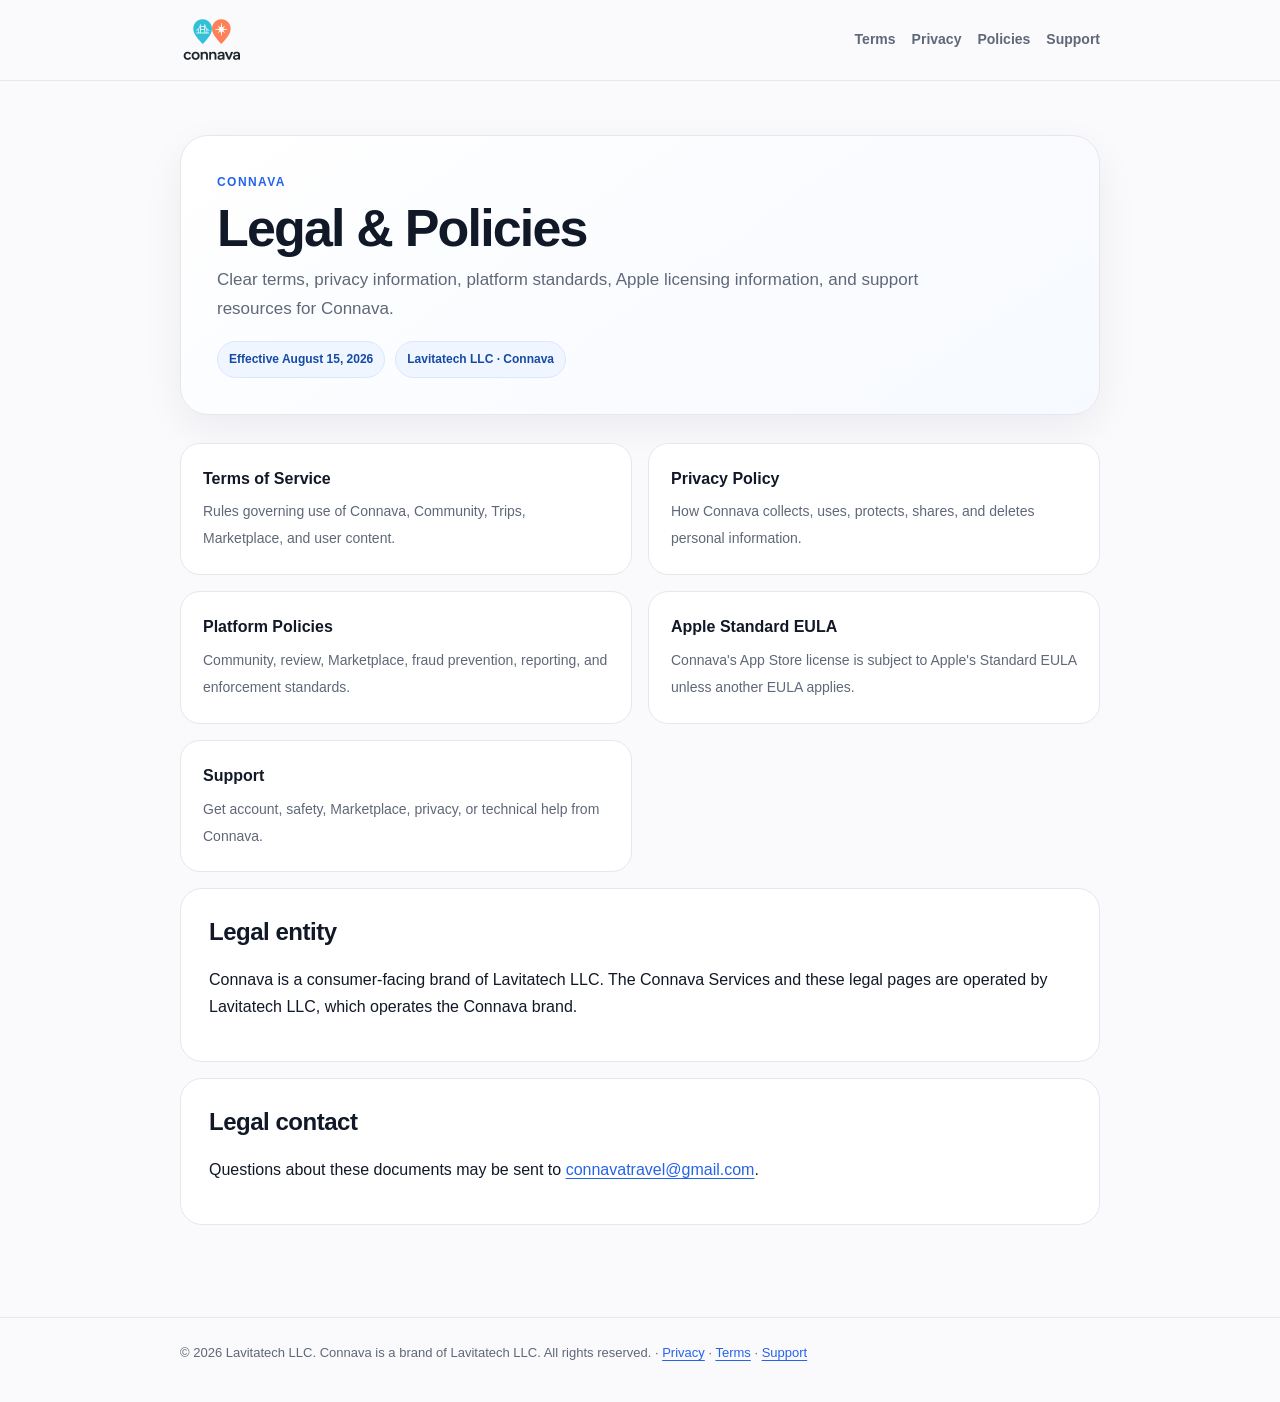
<file: index.html>
<!doctype html>
<html lang="en">
<head>
  <meta charset="utf-8">
  <meta name="viewport" content="width=device-width,initial-scale=1">
  <meta name="color-scheme" content="light">
  <meta name="theme-color" content="#faf9fc">
  <meta name="description" content="Clear terms, privacy information, platform standards, Apple licensing information, and support resources for Connava.">
  <title>Legal &amp; Policies | Connava</title>
  <link rel="stylesheet" href="styles.css?v=20260815-2">
</head>
<body>

    <header class="site-header">
      <nav class="nav" aria-label="Primary">
        <a class="brand" href="index.html" aria-label="Connava Legal & Policies home">
          <img class="brand-logo" src="ConnavaLogoOfficial.png" alt="Connava" width="64" height="64" decoding="async">
        </a>
        <div class="nav-links">
          <a href="terms.html">Terms</a>
          <a href="privacy.html">Privacy</a>
          <a href="platform-policies.html">Policies</a>
          <a href="support.html">Support</a>
        </div>
      </nav>
    </header>

<main>
  <div class="hero">
    <p class="eyebrow">Connava</p>
    <h1>Legal &amp; Policies</h1>
    <p class="lead">Clear terms, privacy information, platform standards, Apple licensing information, and support resources for Connava.</p>
    <div class="meta">
      <span class="pill">Effective August 15, 2026</span>
      <span class="pill">Lavitatech LLC · Connava</span>
    </div>
  </div>

<div class="grid">
  <a class="link-card" href="terms.html">
    <strong>Terms of Service</strong>
    <span>Rules governing use of Connava, Community, Trips, Marketplace, and user content.</span>
  </a>
  <a class="link-card" href="privacy.html">
    <strong>Privacy Policy</strong>
    <span>How Connava collects, uses, protects, shares, and deletes personal information.</span>
  </a>
  <a class="link-card" href="platform-policies.html">
    <strong>Platform Policies</strong>
    <span>Community, review, Marketplace, fraud prevention, reporting, and enforcement standards.</span>
  </a>
  <a class="link-card" href="eula.html">
    <strong>Apple Standard EULA</strong>
    <span>Connava's App Store license is subject to Apple's Standard EULA unless another EULA applies.</span>
  </a>
  <a class="link-card" href="support.html">
    <strong>Support</strong>
    <span>Get account, safety, Marketplace, privacy, or technical help from Connava.</span>
  </a>
</div>
<section>
  <h2>Legal entity</h2>
  <p>Connava is a consumer-facing brand of Lavitatech LLC. The Connava Services and these legal pages are operated by Lavitatech LLC, which operates the Connava brand.</p>
</section>
<section>
  <h2>Legal contact</h2>
  <p>Questions about these documents may be sent to <a href="mailto:connavatravel@gmail.com">connavatravel@gmail.com</a>.</p>
</section>

</main>
<footer>
  <div class="footer-inner">
    © 2026 Lavitatech LLC. Connava is a brand of Lavitatech LLC. All rights reserved. ·
    <a href="privacy.html">Privacy</a> ·
    <a href="terms.html">Terms</a> ·
    <a href="support.html">Support</a>
  </div>
</footer>
</body>
</html>
</file>
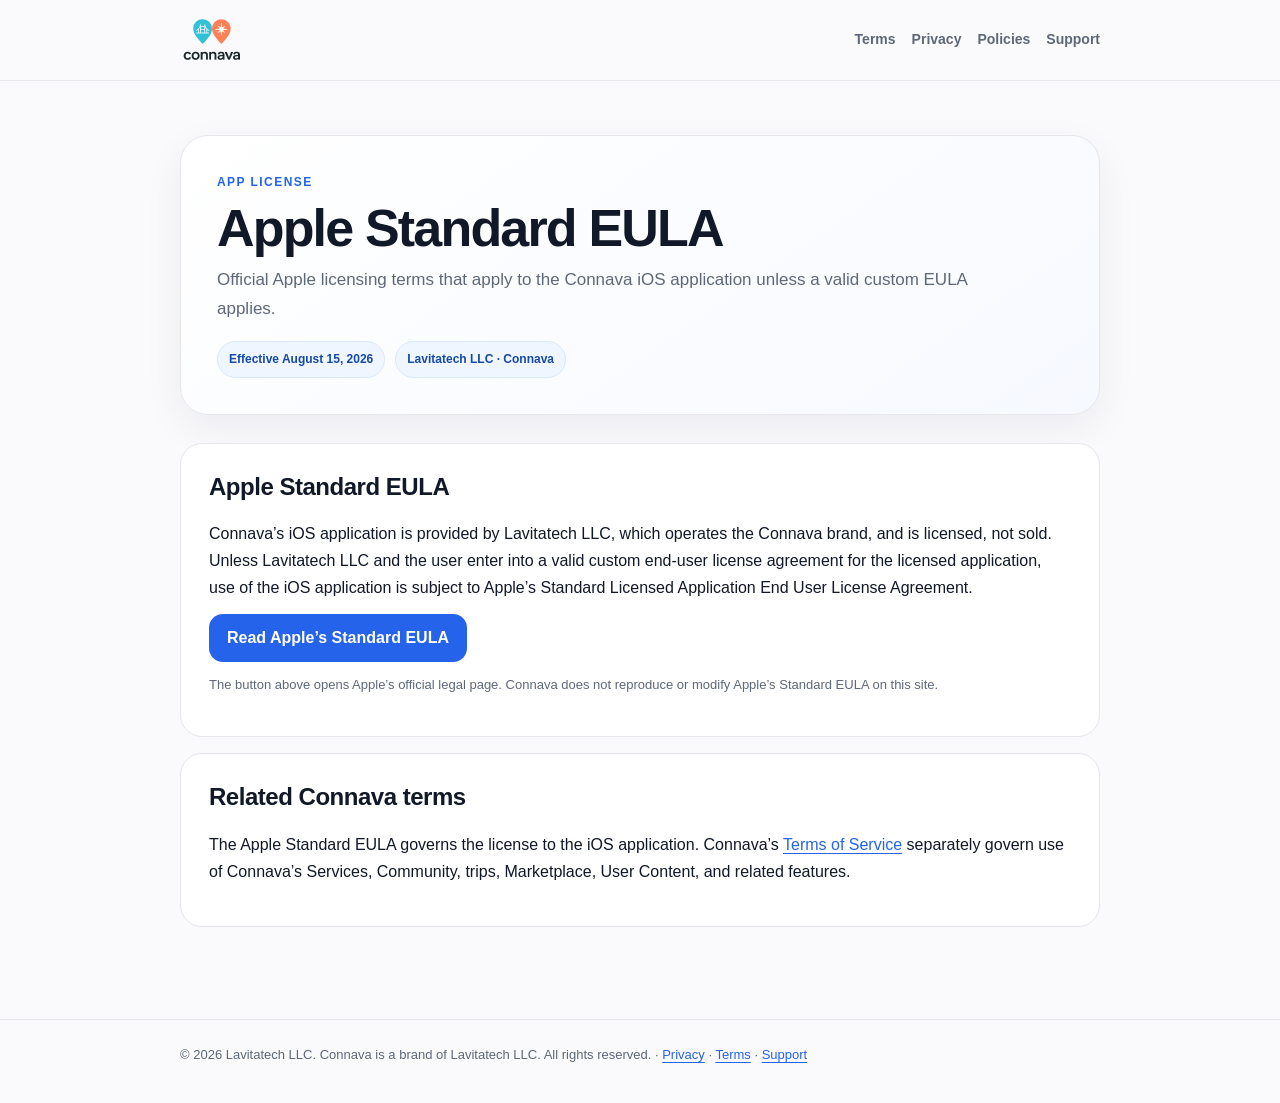
<file: eula.html>
<!doctype html>
<html lang="en">
<head>
  <meta charset="utf-8">
  <meta name="viewport" content="width=device-width,initial-scale=1">
  <meta name="color-scheme" content="light">
  <meta name="theme-color" content="#faf9fc">
  <meta name="description" content="Official Apple licensing terms that apply to the Connava iOS application unless a valid custom EULA applies.">
  <title>Apple Standard EULA | Connava</title>
  <link rel="stylesheet" href="styles.css?v=20260815-2">
</head>
<body>

    <header class="site-header">
      <nav class="nav" aria-label="Primary">
        <a class="brand" href="index.html" aria-label="Connava Legal & Policies home">
          <img class="brand-logo" src="ConnavaLogoOfficial.png" alt="Connava" width="64" height="64" decoding="async">
        </a>
        <div class="nav-links">
          <a href="terms.html">Terms</a>
          <a href="privacy.html">Privacy</a>
          <a href="platform-policies.html">Policies</a>
          <a href="support.html">Support</a>
        </div>
      </nav>
    </header>

<main>
  <div class="hero">
    <p class="eyebrow">App License</p>
    <h1>Apple Standard EULA</h1>
    <p class="lead">Official Apple licensing terms that apply to the Connava iOS application unless a valid custom EULA applies.</p>
    <div class="meta">
      <span class="pill">Effective August 15, 2026</span>
      <span class="pill">Lavitatech LLC · Connava</span>
    </div>
  </div>

<section>
<h2>Apple Standard EULA</h2>
<p>Connava’s iOS application is provided by Lavitatech LLC, which operates the Connava brand, and is licensed, not sold. Unless Lavitatech LLC and the user enter into a valid custom end-user license agreement for the licensed application, use of the iOS application is subject to Apple’s Standard Licensed Application End User License Agreement.</p>
<p><a class="contact-button" href="https://www.apple.com/legal/internet-services/itunes/dev/stdeula/">Read Apple’s Standard EULA</a></p>
<p class="small">The button above opens Apple’s official legal page. Connava does not reproduce or modify Apple’s Standard EULA on this site.</p>
</section>
<section>
<h2>Related Connava terms</h2>
<p>The Apple Standard EULA governs the license to the iOS application. Connava’s <a href="terms.html">Terms of Service</a> separately govern use of Connava’s Services, Community, trips, Marketplace, User Content, and related features.</p>
</section>

</main>
<footer>
  <div class="footer-inner">
    © 2026 Lavitatech LLC. Connava is a brand of Lavitatech LLC. All rights reserved. ·
    <a href="privacy.html">Privacy</a> ·
    <a href="terms.html">Terms</a> ·
    <a href="support.html">Support</a>
  </div>
</footer>
</body>
</html>
</file>
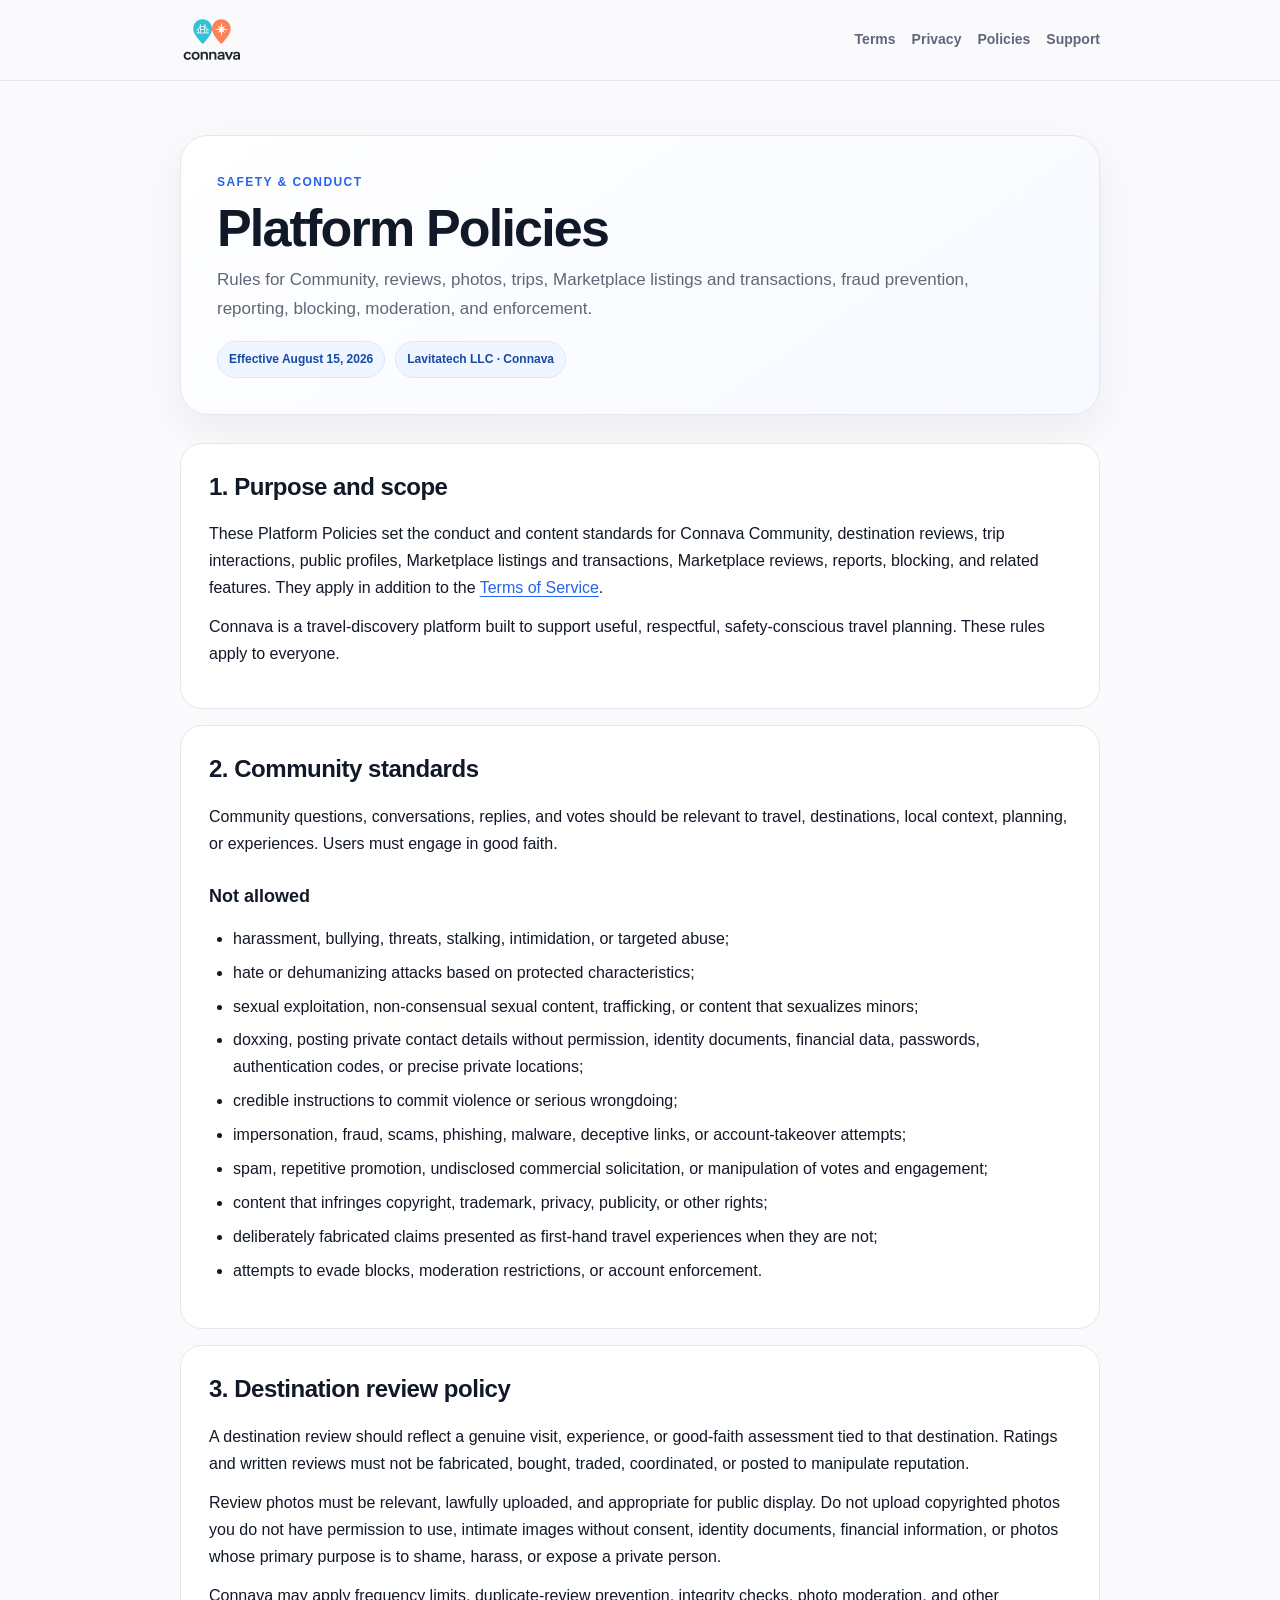
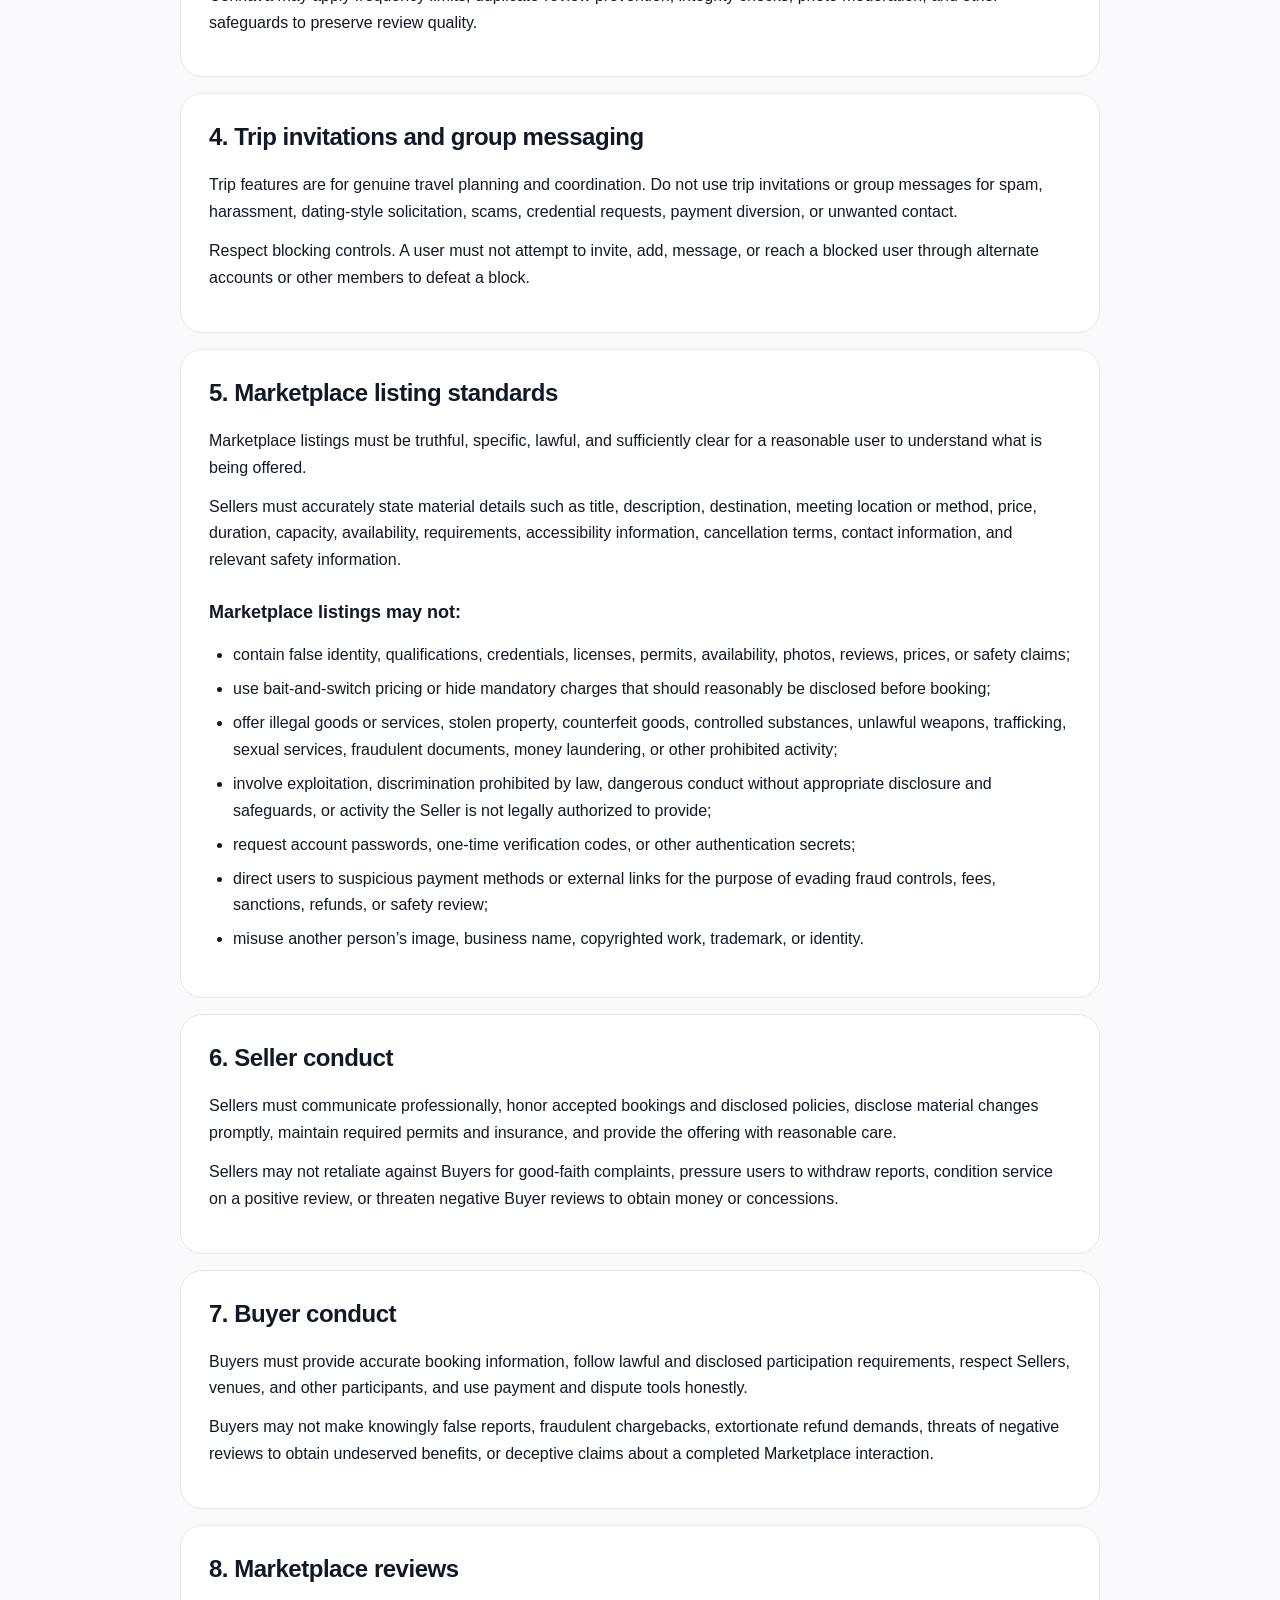
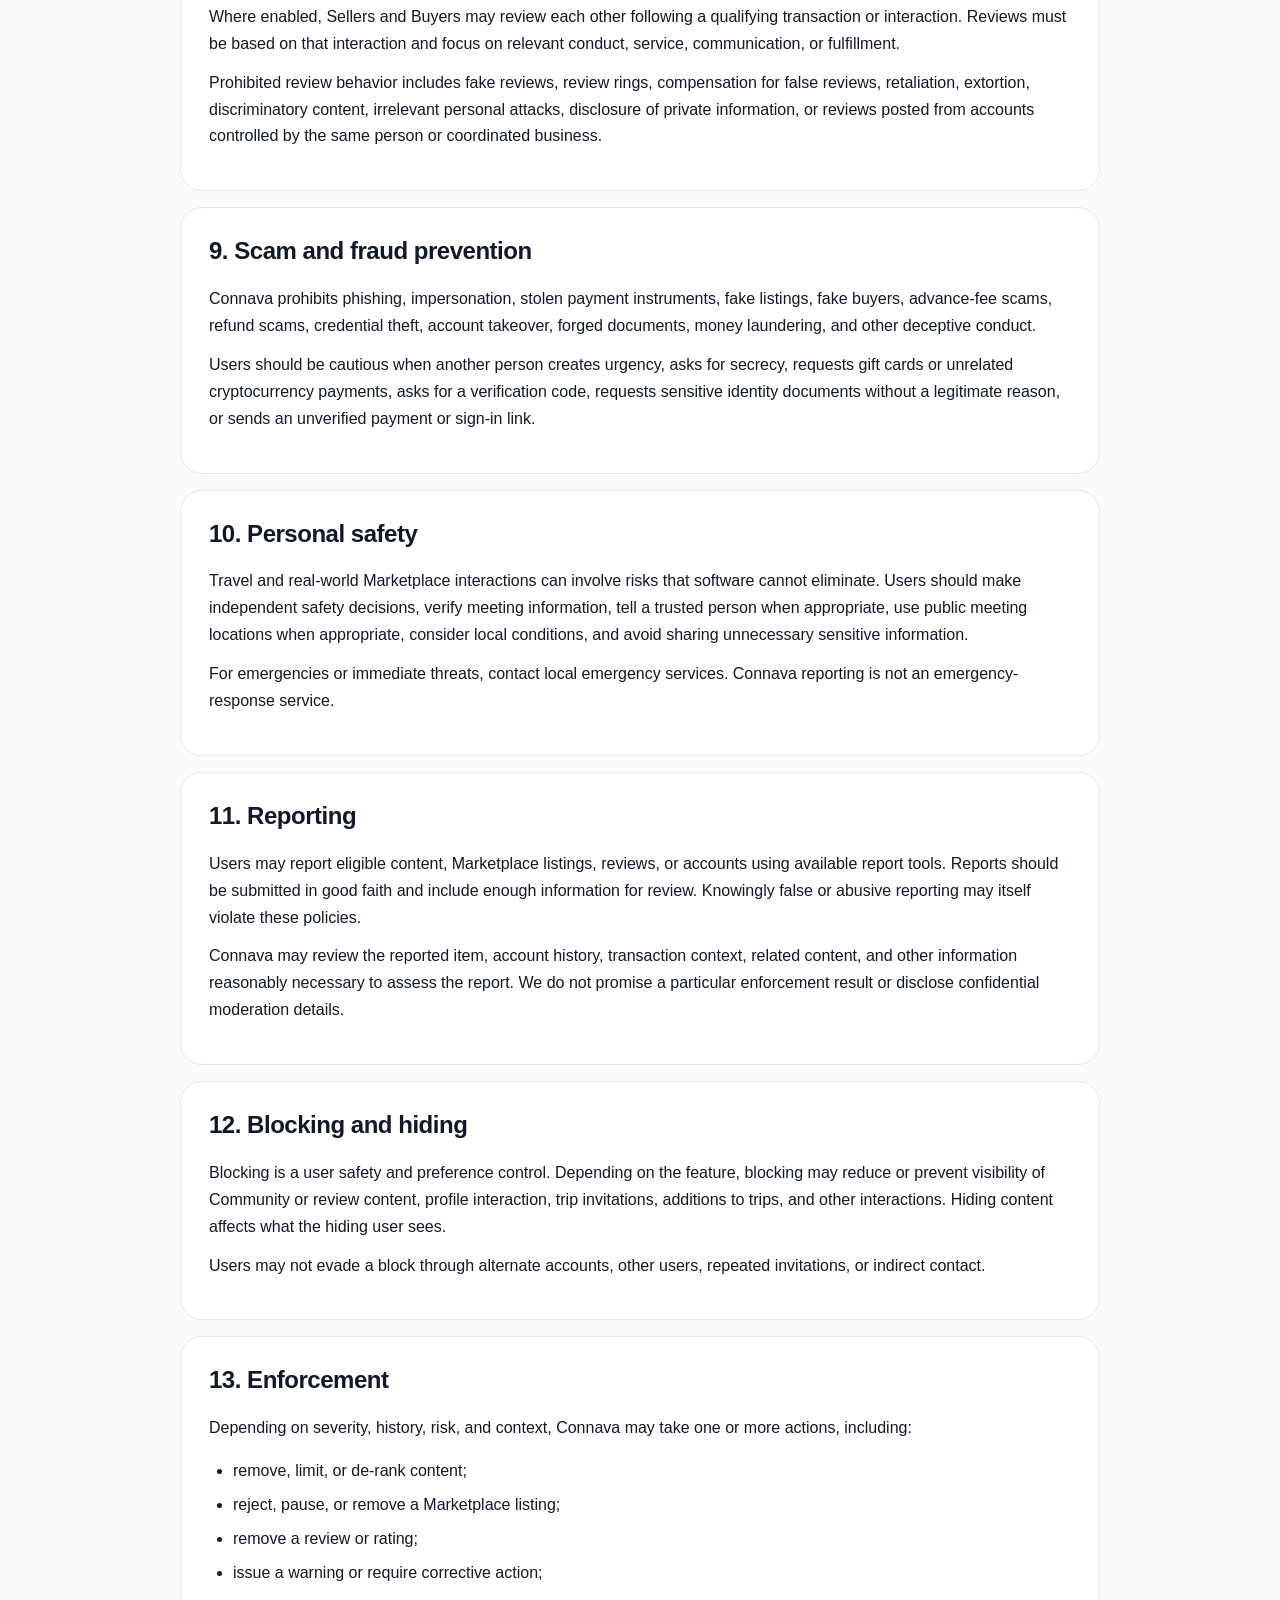
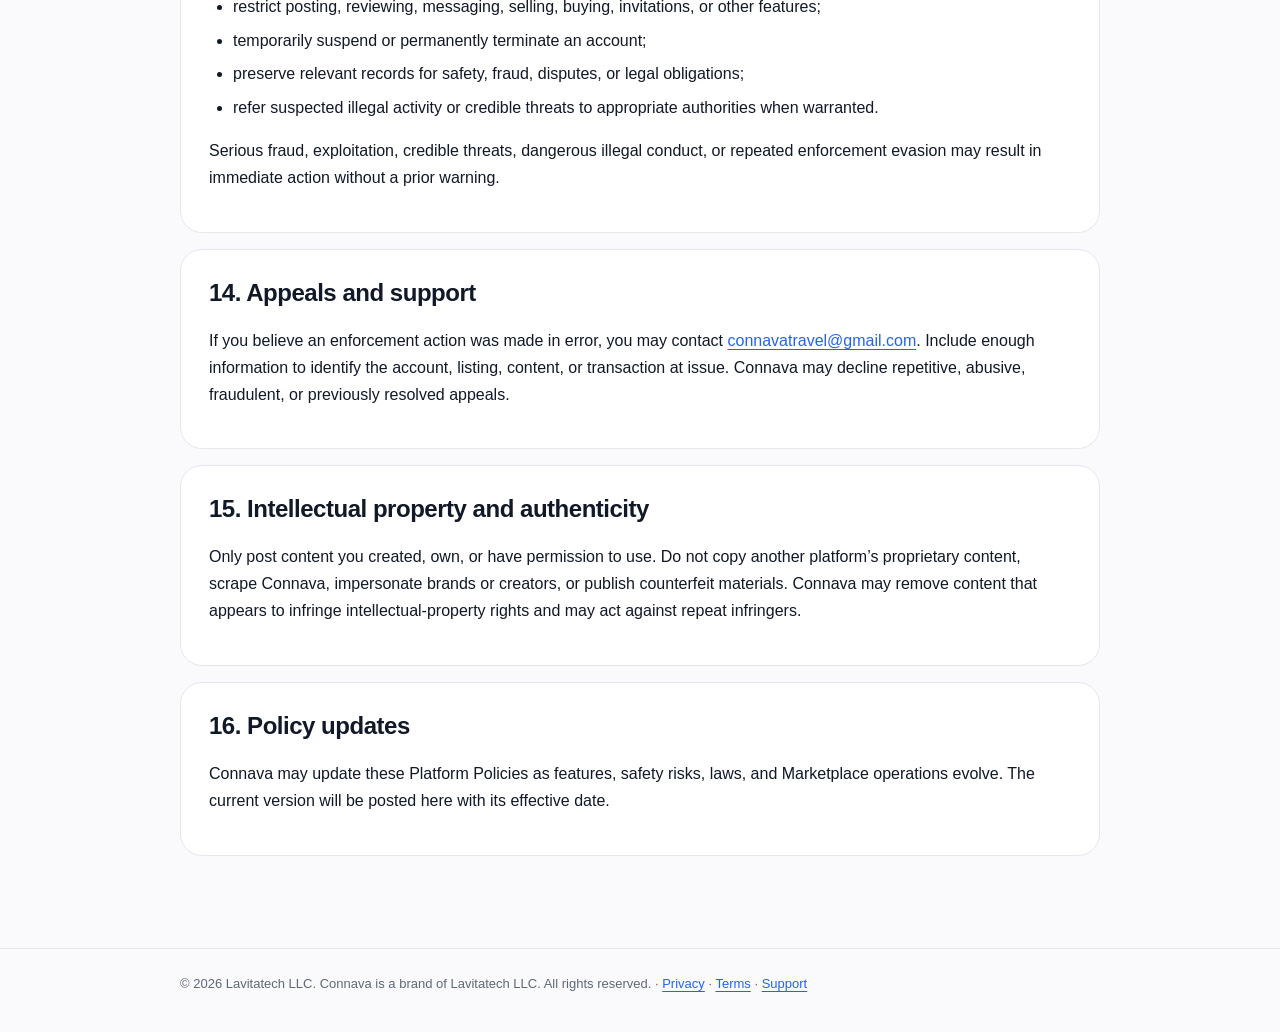
<file: platform-policies.html>
<!doctype html>
<html lang="en">
<head>
  <meta charset="utf-8">
  <meta name="viewport" content="width=device-width,initial-scale=1">
  <meta name="color-scheme" content="light">
  <meta name="theme-color" content="#faf9fc">
  <meta name="description" content="Rules for Community, reviews, photos, trips, Marketplace listings and transactions, fraud prevention, reporting, blocking, moderation, and enforcement.">
  <title>Platform Policies | Connava</title>
  <link rel="stylesheet" href="styles.css?v=20260815-2">
  
</head>
<body>

    <header class="site-header">
      <nav class="nav" aria-label="Primary">
        <a class="brand" href="index.html" aria-label="Connava Legal & Policies home">
          <img class="brand-logo" src="ConnavaLogoOfficial.png" alt="Connava" width="64" height="64" decoding="async">
        </a>
        <div class="nav-links">
          <a href="terms.html">Terms</a>
          <a href="privacy.html">Privacy</a>
          <a href="platform-policies.html">Policies</a>
          <a href="support.html">Support</a>
        </div>
      </nav>
    </header>
    
<main>
  <div class="hero">
    <p class="eyebrow">Safety &amp; Conduct</p>
    <h1>Platform Policies</h1>
    <p class="lead">Rules for Community, reviews, photos, trips, Marketplace listings and transactions, fraud prevention, reporting, blocking, moderation, and enforcement.</p>
    <div class="meta">
      <span class="pill">Effective August 15, 2026</span>
      <span class="pill">Lavitatech LLC · Connava</span>
    </div>
  </div>
  
<section id="purpose">
<h2>1. Purpose and scope</h2>
<p>These Platform Policies set the conduct and content standards for Connava Community, destination reviews, trip interactions, public profiles, Marketplace listings and transactions, Marketplace reviews, reports, blocking, and related features. They apply in addition to the <a href="terms.html">Terms of Service</a>.</p>
<p>Connava is a travel-discovery platform built to support useful, respectful, safety-conscious travel planning. These rules apply to everyone.</p>
</section>

<section id="community">
<h2>2. Community standards</h2>
<p>Community questions, conversations, replies, and votes should be relevant to travel, destinations, local context, planning, or experiences. Users must engage in good faith.</p>
<h3>Not allowed</h3>
<ul>
<li>harassment, bullying, threats, stalking, intimidation, or targeted abuse;</li>
<li>hate or dehumanizing attacks based on protected characteristics;</li>
<li>sexual exploitation, non-consensual sexual content, trafficking, or content that sexualizes minors;</li>
<li>doxxing, posting private contact details without permission, identity documents, financial data, passwords, authentication codes, or precise private locations;</li>
<li>credible instructions to commit violence or serious wrongdoing;</li>
<li>impersonation, fraud, scams, phishing, malware, deceptive links, or account-takeover attempts;</li>
<li>spam, repetitive promotion, undisclosed commercial solicitation, or manipulation of votes and engagement;</li>
<li>content that infringes copyright, trademark, privacy, publicity, or other rights;</li>
<li>deliberately fabricated claims presented as first-hand travel experiences when they are not;</li>
<li>attempts to evade blocks, moderation restrictions, or account enforcement.</li>
</ul>
</section>

<section id="reviews">
<h2>3. Destination review policy</h2>
<p>A destination review should reflect a genuine visit, experience, or good-faith assessment tied to that destination. Ratings and written reviews must not be fabricated, bought, traded, coordinated, or posted to manipulate reputation.</p>
<p>Review photos must be relevant, lawfully uploaded, and appropriate for public display. Do not upload copyrighted photos you do not have permission to use, intimate images without consent, identity documents, financial information, or photos whose primary purpose is to shame, harass, or expose a private person.</p>
<p>Connava may apply frequency limits, duplicate-review prevention, integrity checks, photo moderation, and other safeguards to preserve review quality.</p>
</section>

<section id="trips">
<h2>4. Trip invitations and group messaging</h2>
<p>Trip features are for genuine travel planning and coordination. Do not use trip invitations or group messages for spam, harassment, dating-style solicitation, scams, credential requests, payment diversion, or unwanted contact.</p>
<p>Respect blocking controls. A user must not attempt to invite, add, message, or reach a blocked user through alternate accounts or other members to defeat a block.</p>
</section>

<section id="marketplace-listings">
<h2>5. Marketplace listing standards</h2>
<p>Marketplace listings must be truthful, specific, lawful, and sufficiently clear for a reasonable user to understand what is being offered.</p>
<p>Sellers must accurately state material details such as title, description, destination, meeting location or method, price, duration, capacity, availability, requirements, accessibility information, cancellation terms, contact information, and relevant safety information.</p>
<h3>Marketplace listings may not:</h3>
<ul>
<li>contain false identity, qualifications, credentials, licenses, permits, availability, photos, reviews, prices, or safety claims;</li>
<li>use bait-and-switch pricing or hide mandatory charges that should reasonably be disclosed before booking;</li>
<li>offer illegal goods or services, stolen property, counterfeit goods, controlled substances, unlawful weapons, trafficking, sexual services, fraudulent documents, money laundering, or other prohibited activity;</li>
<li>involve exploitation, discrimination prohibited by law, dangerous conduct without appropriate disclosure and safeguards, or activity the Seller is not legally authorized to provide;</li>
<li>request account passwords, one-time verification codes, or other authentication secrets;</li>
<li>direct users to suspicious payment methods or external links for the purpose of evading fraud controls, fees, sanctions, refunds, or safety review;</li>
<li>misuse another person’s image, business name, copyrighted work, trademark, or identity.</li>
</ul>
</section>

<section id="seller">
<h2>6. Seller conduct</h2>
<p>Sellers must communicate professionally, honor accepted bookings and disclosed policies, disclose material changes promptly, maintain required permits and insurance, and provide the offering with reasonable care.</p>
<p>Sellers may not retaliate against Buyers for good-faith complaints, pressure users to withdraw reports, condition service on a positive review, or threaten negative Buyer reviews to obtain money or concessions.</p>
</section>

<section id="buyer">
<h2>7. Buyer conduct</h2>
<p>Buyers must provide accurate booking information, follow lawful and disclosed participation requirements, respect Sellers, venues, and other participants, and use payment and dispute tools honestly.</p>
<p>Buyers may not make knowingly false reports, fraudulent chargebacks, extortionate refund demands, threats of negative reviews to obtain undeserved benefits, or deceptive claims about a completed Marketplace interaction.</p>
</section>

<section id="reviews-marketplace">
<h2>8. Marketplace reviews</h2>
<p>Where enabled, Sellers and Buyers may review each other following a qualifying transaction or interaction. Reviews must be based on that interaction and focus on relevant conduct, service, communication, or fulfillment.</p>
<p>Prohibited review behavior includes fake reviews, review rings, compensation for false reviews, retaliation, extortion, discriminatory content, irrelevant personal attacks, disclosure of private information, or reviews posted from accounts controlled by the same person or coordinated business.</p>
</section>

<section id="fraud">
<h2>9. Scam and fraud prevention</h2>
<p>Connava prohibits phishing, impersonation, stolen payment instruments, fake listings, fake buyers, advance-fee scams, refund scams, credential theft, account takeover, forged documents, money laundering, and other deceptive conduct.</p>
<p>Users should be cautious when another person creates urgency, asks for secrecy, requests gift cards or unrelated cryptocurrency payments, asks for a verification code, requests sensitive identity documents without a legitimate reason, or sends an unverified payment or sign-in link.</p>
</section>

<section id="safety">
<h2>10. Personal safety</h2>
<p>Travel and real-world Marketplace interactions can involve risks that software cannot eliminate. Users should make independent safety decisions, verify meeting information, tell a trusted person when appropriate, use public meeting locations when appropriate, consider local conditions, and avoid sharing unnecessary sensitive information.</p>
<p>For emergencies or immediate threats, contact local emergency services. Connava reporting is not an emergency-response service.</p>
</section>

<section id="reporting">
<h2>11. Reporting</h2>
<p>Users may report eligible content, Marketplace listings, reviews, or accounts using available report tools. Reports should be submitted in good faith and include enough information for review. Knowingly false or abusive reporting may itself violate these policies.</p>
<p>Connava may review the reported item, account history, transaction context, related content, and other information reasonably necessary to assess the report. We do not promise a particular enforcement result or disclose confidential moderation details.</p>
</section>

<section id="blocking">
<h2>12. Blocking and hiding</h2>
<p>Blocking is a user safety and preference control. Depending on the feature, blocking may reduce or prevent visibility of Community or review content, profile interaction, trip invitations, additions to trips, and other interactions. Hiding content affects what the hiding user sees.</p>
<p>Users may not evade a block through alternate accounts, other users, repeated invitations, or indirect contact.</p>
</section>

<section id="enforcement">
<h2>13. Enforcement</h2>
<p>Depending on severity, history, risk, and context, Connava may take one or more actions, including:</p>
<ul>
<li>remove, limit, or de-rank content;</li>
<li>reject, pause, or remove a Marketplace listing;</li>
<li>remove a review or rating;</li>
<li>issue a warning or require corrective action;</li>
<li>restrict posting, reviewing, messaging, selling, buying, invitations, or other features;</li>
<li>temporarily suspend or permanently terminate an account;</li>
<li>preserve relevant records for safety, fraud, disputes, or legal obligations;</li>
<li>refer suspected illegal activity or credible threats to appropriate authorities when warranted.</li>
</ul>
<p>Serious fraud, exploitation, credible threats, dangerous illegal conduct, or repeated enforcement evasion may result in immediate action without a prior warning.</p>
</section>

<section id="appeals">
<h2>14. Appeals and support</h2>
<p>If you believe an enforcement action was made in error, you may contact <a href="mailto:connavatravel@gmail.com">connavatravel@gmail.com</a>. Include enough information to identify the account, listing, content, or transaction at issue. Connava may decline repetitive, abusive, fraudulent, or previously resolved appeals.</p>
</section>

<section id="ip">
<h2>15. Intellectual property and authenticity</h2>
<p>Only post content you created, own, or have permission to use. Do not copy another platform’s proprietary content, scrape Connava, impersonate brands or creators, or publish counterfeit materials. Connava may remove content that appears to infringe intellectual-property rights and may act against repeat infringers.</p>
</section>

<section id="changes">
<h2>16. Policy updates</h2>
<p>Connava may update these Platform Policies as features, safety risks, laws, and Marketplace operations evolve. The current version will be posted here with its effective date.</p>
</section>

</main>
<footer>
  <div class="footer-inner">
    © 2026 Lavitatech LLC. Connava is a brand of Lavitatech LLC. All rights reserved. ·
    <a href="privacy.html">Privacy</a> ·
    <a href="terms.html">Terms</a> ·
    <a href="support.html">Support</a>
  </div>
</footer>
</body>
</html>
</file>
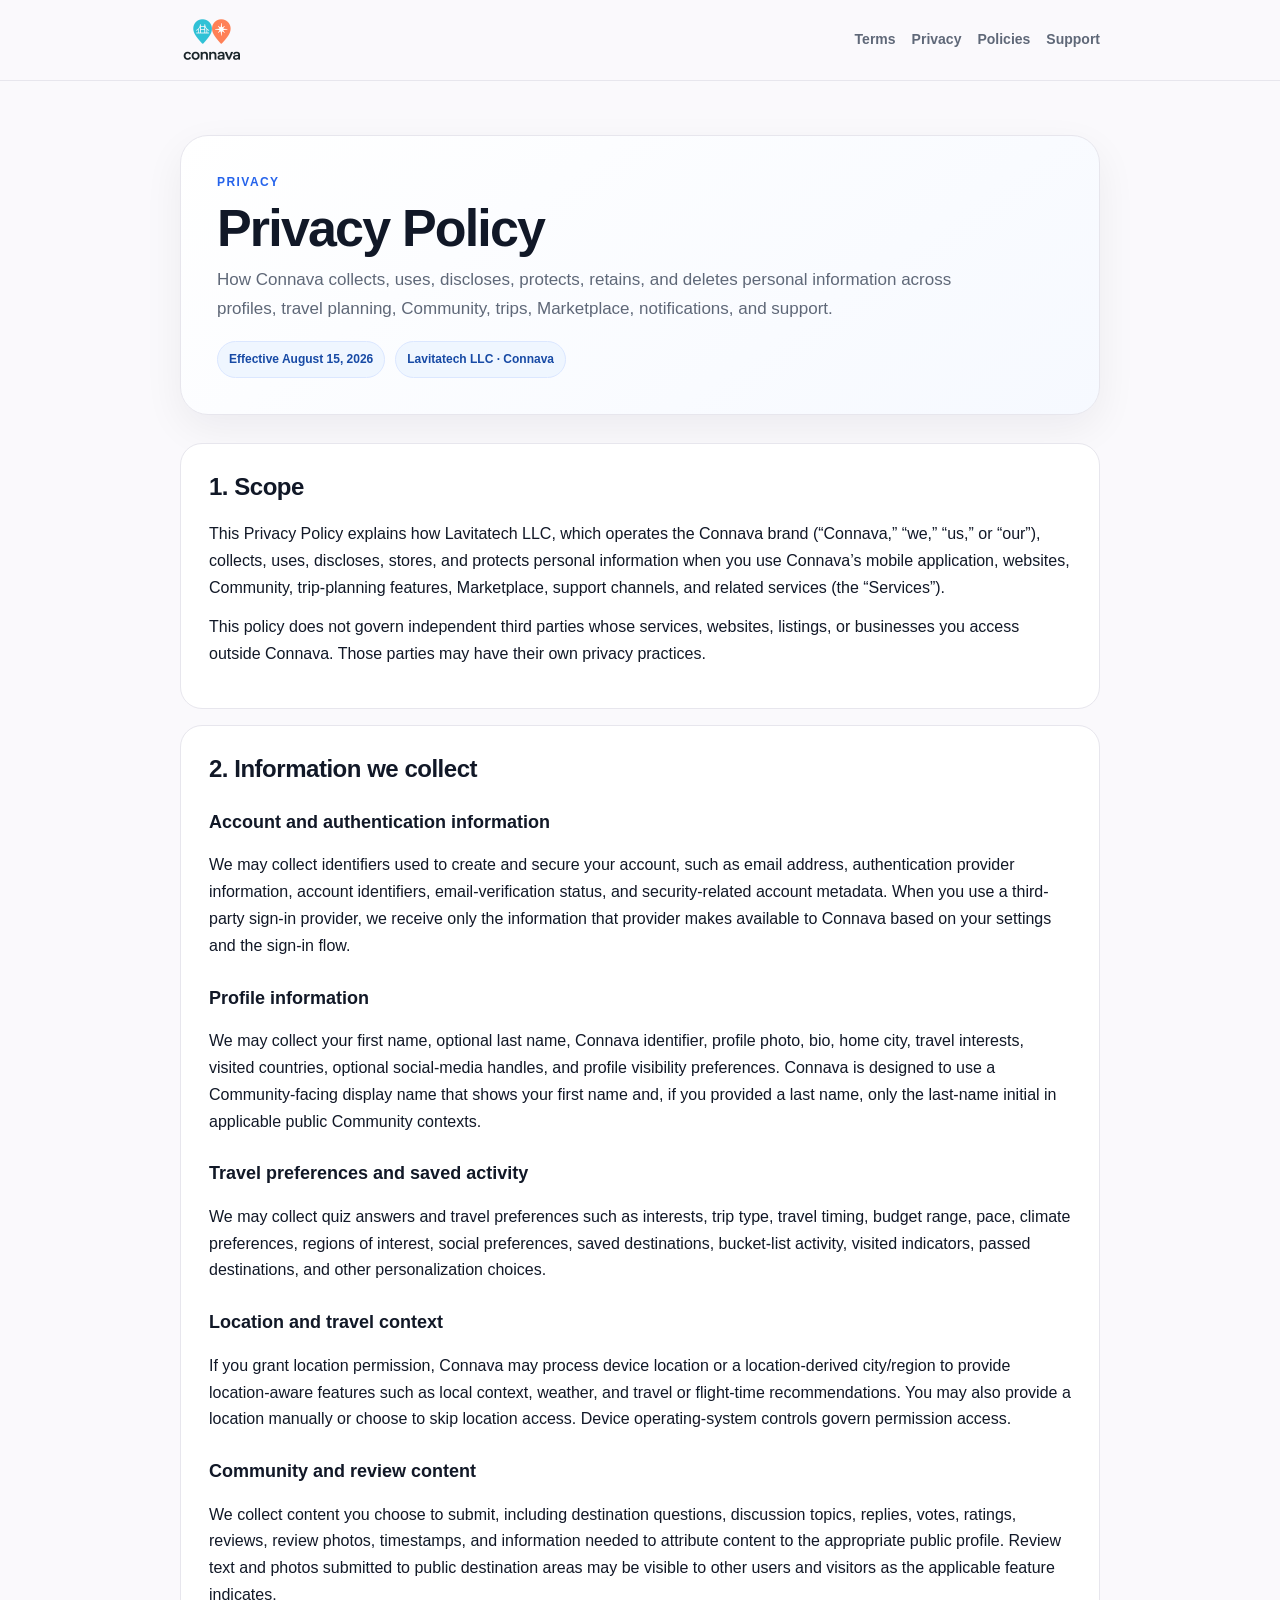
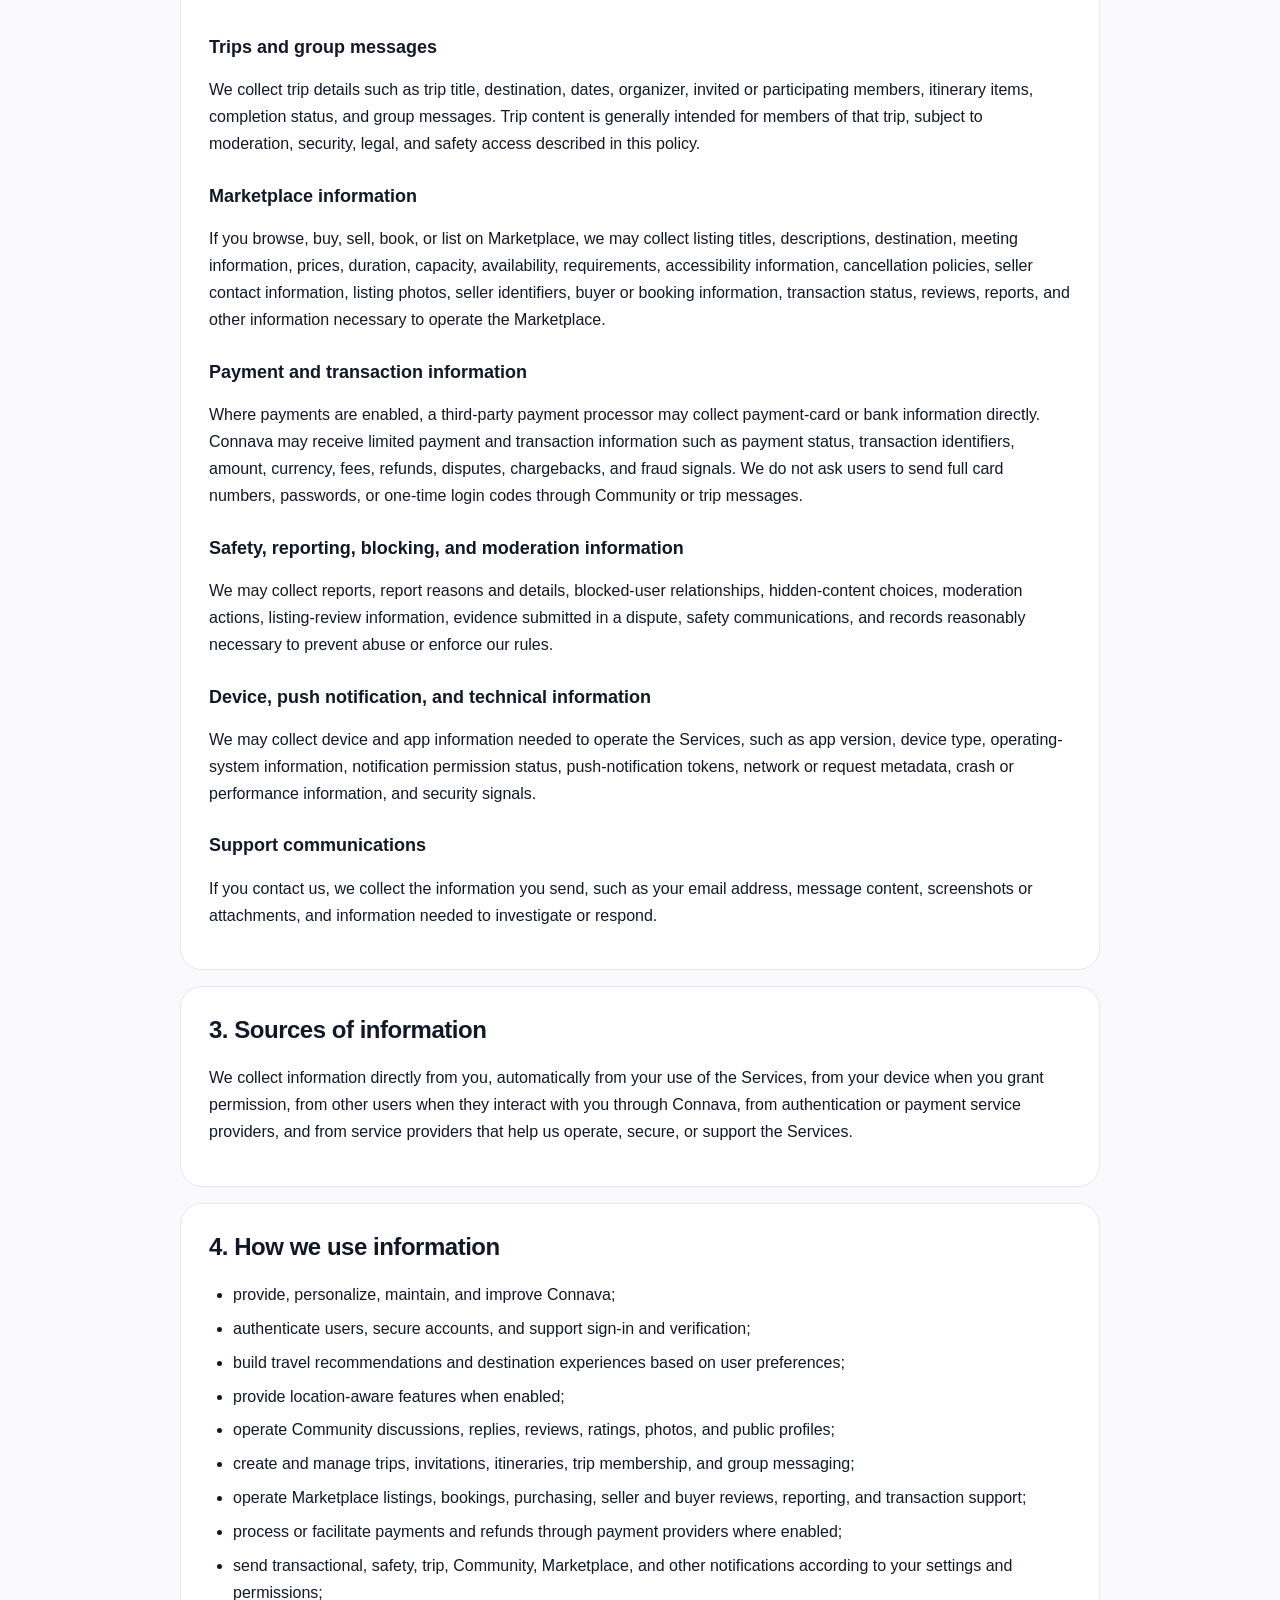
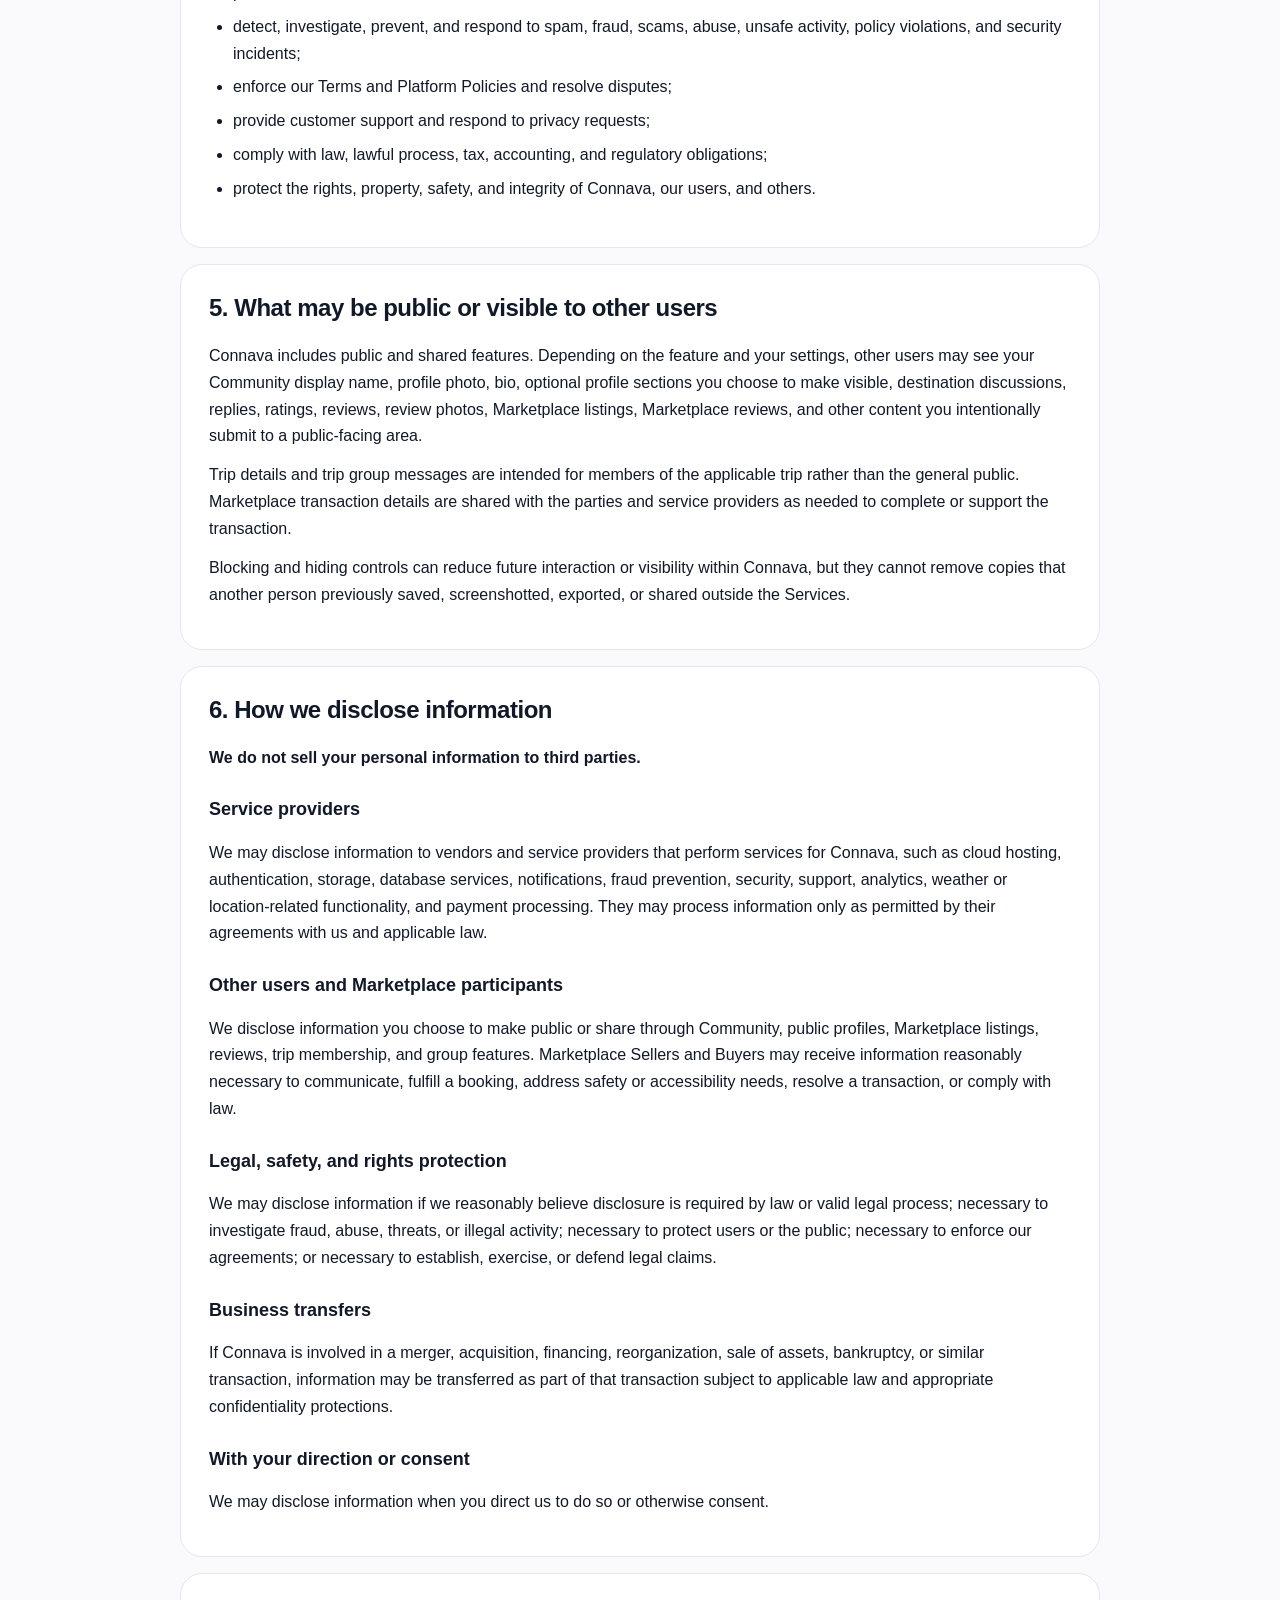
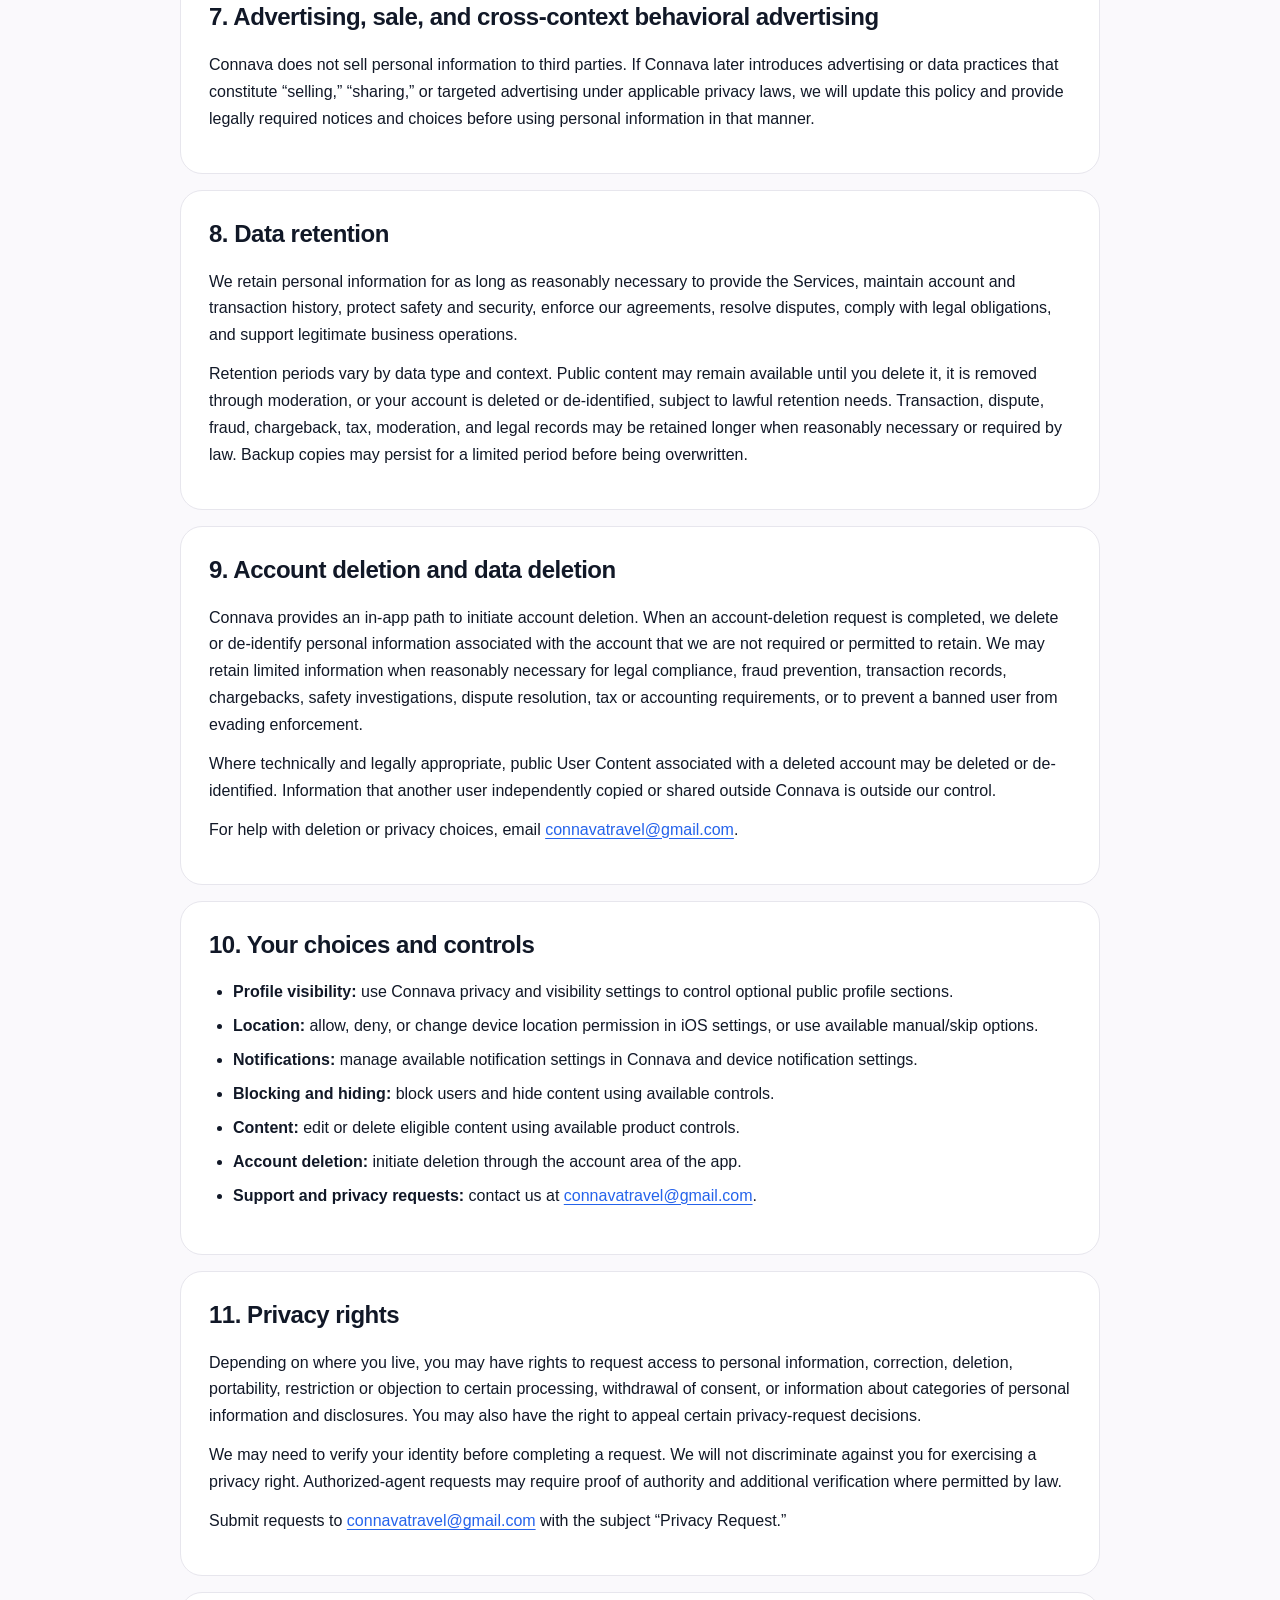
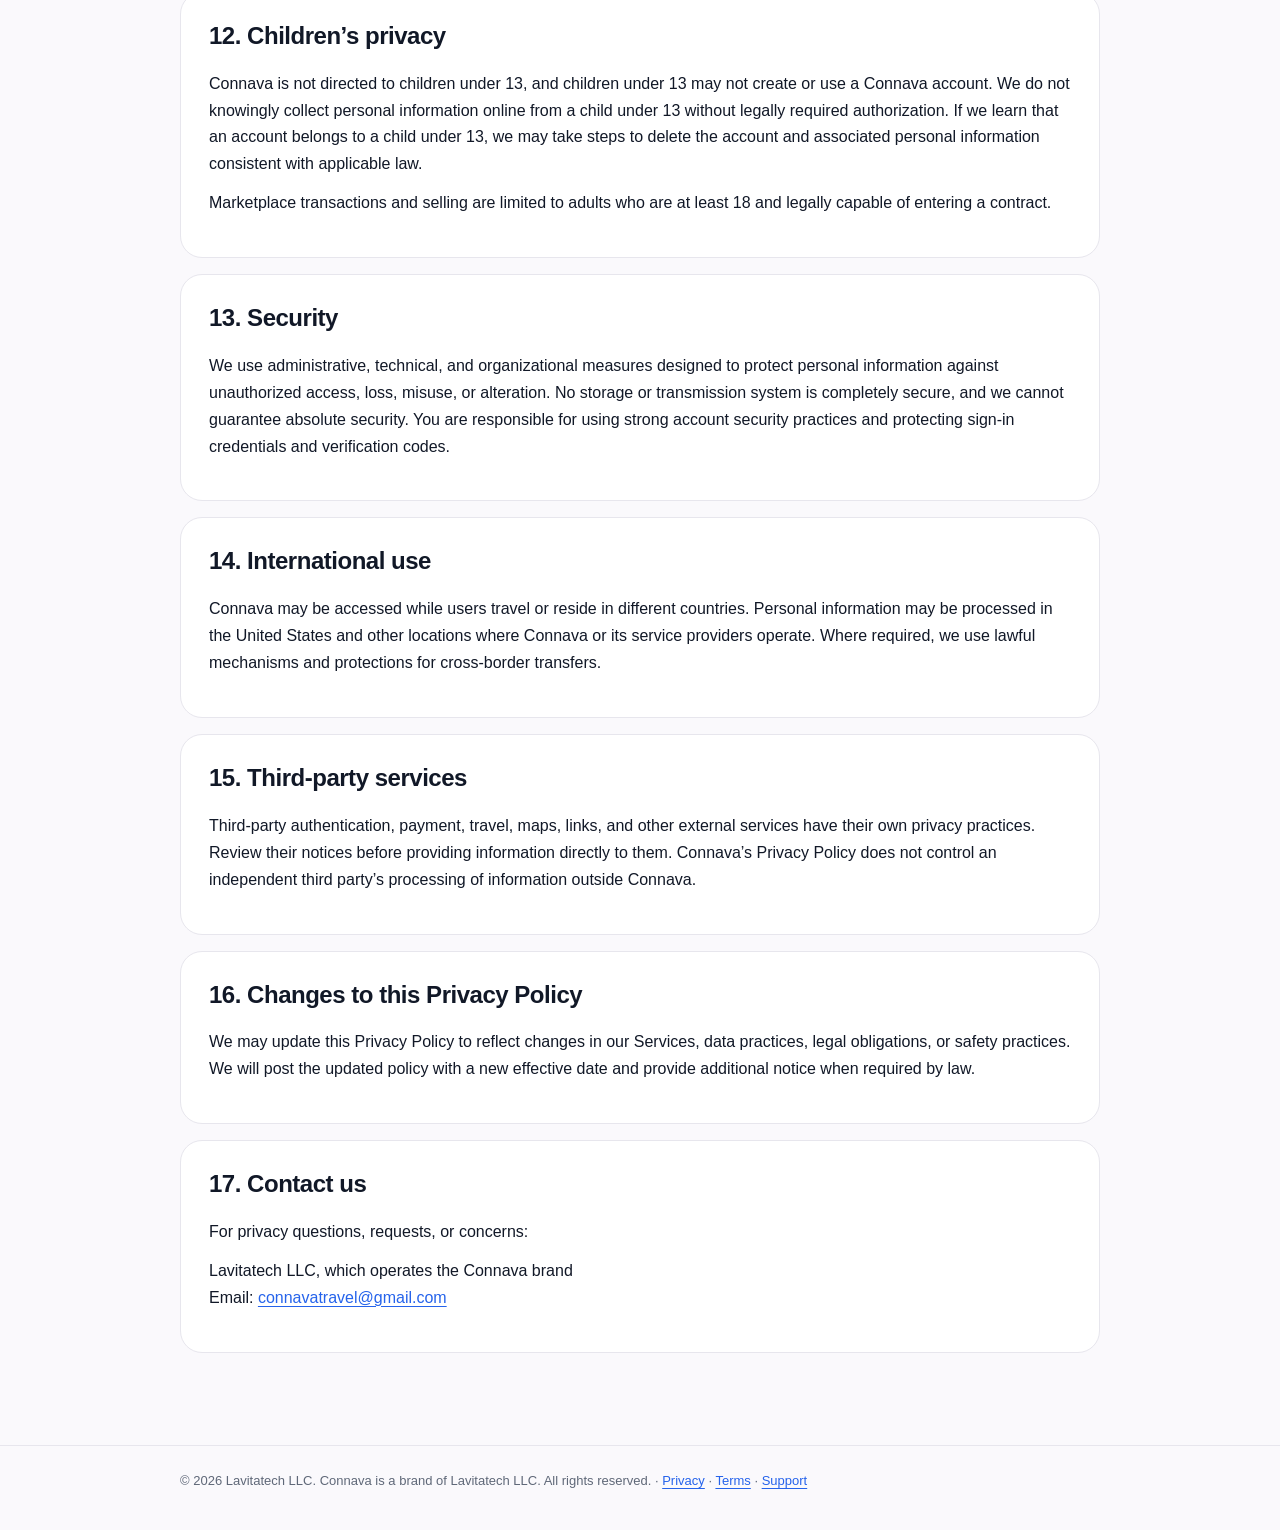
<file: privacy.html>
<!doctype html>
<html lang="en">
<head>
  <meta charset="utf-8">
  <meta name="viewport" content="width=device-width,initial-scale=1">
  <meta name="color-scheme" content="light">
  <meta name="theme-color" content="#faf9fc">
  <meta name="description" content="How Connava collects, uses, discloses, protects, retains, and deletes personal information across profiles, travel planning, Community, trips, Marketplace, notifications, and support.">
  <title>Privacy Policy | Connava</title>
  <link rel="stylesheet" href="styles.css?v=20260815-2">
  
</head>
<body>

    <header class="site-header">
      <nav class="nav" aria-label="Primary">
        <a class="brand" href="index.html" aria-label="Connava Legal & Policies home">
          <img class="brand-logo" src="ConnavaLogoOfficial.png" alt="Connava" width="64" height="64" decoding="async">
        </a>
        <div class="nav-links">
          <a href="terms.html">Terms</a>
          <a href="privacy.html">Privacy</a>
          <a href="platform-policies.html">Policies</a>
          <a href="support.html">Support</a>
        </div>
      </nav>
    </header>
    
<main>
  <div class="hero">
    <p class="eyebrow">Privacy</p>
    <h1>Privacy Policy</h1>
    <p class="lead">How Connava collects, uses, discloses, protects, retains, and deletes personal information across profiles, travel planning, Community, trips, Marketplace, notifications, and support.</p>
    <div class="meta">
      <span class="pill">Effective August 15, 2026</span>
      <span class="pill">Lavitatech LLC · Connava</span>
    </div>
  </div>
  
<section id="scope">
<h2>1. Scope</h2>
<p>This Privacy Policy explains how Lavitatech LLC, which operates the Connava brand (“Connava,” “we,” “us,” or “our”), collects, uses, discloses, stores, and protects personal information when you use Connava’s mobile application, websites, Community, trip-planning features, Marketplace, support channels, and related services (the “Services”).</p>
<p>This policy does not govern independent third parties whose services, websites, listings, or businesses you access outside Connava. Those parties may have their own privacy practices.</p>
</section>

<section id="collect">
<h2>2. Information we collect</h2>
<h3>Account and authentication information</h3>
<p>We may collect identifiers used to create and secure your account, such as email address, authentication provider information, account identifiers, email-verification status, and security-related account metadata. When you use a third-party sign-in provider, we receive only the information that provider makes available to Connava based on your settings and the sign-in flow.</p>

<h3>Profile information</h3>
<p>We may collect your first name, optional last name, Connava identifier, profile photo, bio, home city, travel interests, visited countries, optional social-media handles, and profile visibility preferences. Connava is designed to use a Community-facing display name that shows your first name and, if you provided a last name, only the last-name initial in applicable public Community contexts.</p>

<h3>Travel preferences and saved activity</h3>
<p>We may collect quiz answers and travel preferences such as interests, trip type, travel timing, budget range, pace, climate preferences, regions of interest, social preferences, saved destinations, bucket-list activity, visited indicators, passed destinations, and other personalization choices.</p>

<h3>Location and travel context</h3>
<p>If you grant location permission, Connava may process device location or a location-derived city/region to provide location-aware features such as local context, weather, and travel or flight-time recommendations. You may also provide a location manually or choose to skip location access. Device operating-system controls govern permission access.</p>

<h3>Community and review content</h3>
<p>We collect content you choose to submit, including destination questions, discussion topics, replies, votes, ratings, reviews, review photos, timestamps, and information needed to attribute content to the appropriate public profile. Review text and photos submitted to public destination areas may be visible to other users and visitors as the applicable feature indicates.</p>

<h3>Trips and group messages</h3>
<p>We collect trip details such as trip title, destination, dates, organizer, invited or participating members, itinerary items, completion status, and group messages. Trip content is generally intended for members of that trip, subject to moderation, security, legal, and safety access described in this policy.</p>

<h3>Marketplace information</h3>
<p>If you browse, buy, sell, book, or list on Marketplace, we may collect listing titles, descriptions, destination, meeting information, prices, duration, capacity, availability, requirements, accessibility information, cancellation policies, seller contact information, listing photos, seller identifiers, buyer or booking information, transaction status, reviews, reports, and other information necessary to operate the Marketplace.</p>

<h3>Payment and transaction information</h3>
<p>Where payments are enabled, a third-party payment processor may collect payment-card or bank information directly. Connava may receive limited payment and transaction information such as payment status, transaction identifiers, amount, currency, fees, refunds, disputes, chargebacks, and fraud signals. We do not ask users to send full card numbers, passwords, or one-time login codes through Community or trip messages.</p>

<h3>Safety, reporting, blocking, and moderation information</h3>
<p>We may collect reports, report reasons and details, blocked-user relationships, hidden-content choices, moderation actions, listing-review information, evidence submitted in a dispute, safety communications, and records reasonably necessary to prevent abuse or enforce our rules.</p>

<h3>Device, push notification, and technical information</h3>
<p>We may collect device and app information needed to operate the Services, such as app version, device type, operating-system information, notification permission status, push-notification tokens, network or request metadata, crash or performance information, and security signals.</p>

<h3>Support communications</h3>
<p>If you contact us, we collect the information you send, such as your email address, message content, screenshots or attachments, and information needed to investigate or respond.</p>
</section>

<section id="sources">
<h2>3. Sources of information</h2>
<p>We collect information directly from you, automatically from your use of the Services, from your device when you grant permission, from other users when they interact with you through Connava, from authentication or payment service providers, and from service providers that help us operate, secure, or support the Services.</p>
</section>

<section id="use">
<h2>4. How we use information</h2>
<ul>
<li>provide, personalize, maintain, and improve Connava;</li>
<li>authenticate users, secure accounts, and support sign-in and verification;</li>
<li>build travel recommendations and destination experiences based on user preferences;</li>
<li>provide location-aware features when enabled;</li>
<li>operate Community discussions, replies, reviews, ratings, photos, and public profiles;</li>
<li>create and manage trips, invitations, itineraries, trip membership, and group messaging;</li>
<li>operate Marketplace listings, bookings, purchasing, seller and buyer reviews, reporting, and transaction support;</li>
<li>process or facilitate payments and refunds through payment providers where enabled;</li>
<li>send transactional, safety, trip, Community, Marketplace, and other notifications according to your settings and permissions;</li>
<li>detect, investigate, prevent, and respond to spam, fraud, scams, abuse, unsafe activity, policy violations, and security incidents;</li>
<li>enforce our Terms and Platform Policies and resolve disputes;</li>
<li>provide customer support and respond to privacy requests;</li>
<li>comply with law, lawful process, tax, accounting, and regulatory obligations;</li>
<li>protect the rights, property, safety, and integrity of Connava, our users, and others.</li>
</ul>
</section>

<section id="public">
<h2>5. What may be public or visible to other users</h2>
<p>Connava includes public and shared features. Depending on the feature and your settings, other users may see your Community display name, profile photo, bio, optional profile sections you choose to make visible, destination discussions, replies, ratings, reviews, review photos, Marketplace listings, Marketplace reviews, and other content you intentionally submit to a public-facing area.</p>
<p>Trip details and trip group messages are intended for members of the applicable trip rather than the general public. Marketplace transaction details are shared with the parties and service providers as needed to complete or support the transaction.</p>
<p>Blocking and hiding controls can reduce future interaction or visibility within Connava, but they cannot remove copies that another person previously saved, screenshotted, exported, or shared outside the Services.</p>
</section>

<section id="disclosure">
<h2>6. How we disclose information</h2>
<p><strong>We do not sell your personal information to third parties.</strong></p>

<h3>Service providers</h3>
<p>We may disclose information to vendors and service providers that perform services for Connava, such as cloud hosting, authentication, storage, database services, notifications, fraud prevention, security, support, analytics, weather or location-related functionality, and payment processing. They may process information only as permitted by their agreements with us and applicable law.</p>

<h3>Other users and Marketplace participants</h3>
<p>We disclose information you choose to make public or share through Community, public profiles, Marketplace listings, reviews, trip membership, and group features. Marketplace Sellers and Buyers may receive information reasonably necessary to communicate, fulfill a booking, address safety or accessibility needs, resolve a transaction, or comply with law.</p>

<h3>Legal, safety, and rights protection</h3>
<p>We may disclose information if we reasonably believe disclosure is required by law or valid legal process; necessary to investigate fraud, abuse, threats, or illegal activity; necessary to protect users or the public; necessary to enforce our agreements; or necessary to establish, exercise, or defend legal claims.</p>

<h3>Business transfers</h3>
<p>If Connava is involved in a merger, acquisition, financing, reorganization, sale of assets, bankruptcy, or similar transaction, information may be transferred as part of that transaction subject to applicable law and appropriate confidentiality protections.</p>

<h3>With your direction or consent</h3>
<p>We may disclose information when you direct us to do so or otherwise consent.</p>
</section>

<section id="tracking">
<h2>7. Advertising, sale, and cross-context behavioral advertising</h2>
<p>Connava does not sell personal information to third parties. If Connava later introduces advertising or data practices that constitute “selling,” “sharing,” or targeted advertising under applicable privacy laws, we will update this policy and provide legally required notices and choices before using personal information in that manner.</p>
</section>

<section id="retention">
<h2>8. Data retention</h2>
<p>We retain personal information for as long as reasonably necessary to provide the Services, maintain account and transaction history, protect safety and security, enforce our agreements, resolve disputes, comply with legal obligations, and support legitimate business operations.</p>
<p>Retention periods vary by data type and context. Public content may remain available until you delete it, it is removed through moderation, or your account is deleted or de-identified, subject to lawful retention needs. Transaction, dispute, fraud, chargeback, tax, moderation, and legal records may be retained longer when reasonably necessary or required by law. Backup copies may persist for a limited period before being overwritten.</p>
</section>

<section id="deletion">
<h2>9. Account deletion and data deletion</h2>
<p>Connava provides an in-app path to initiate account deletion. When an account-deletion request is completed, we delete or de-identify personal information associated with the account that we are not required or permitted to retain. We may retain limited information when reasonably necessary for legal compliance, fraud prevention, transaction records, chargebacks, safety investigations, dispute resolution, tax or accounting requirements, or to prevent a banned user from evading enforcement.</p>
<p>Where technically and legally appropriate, public User Content associated with a deleted account may be deleted or de-identified. Information that another user independently copied or shared outside Connava is outside our control.</p>
<p>For help with deletion or privacy choices, email <a href="mailto:connavatravel@gmail.com">connavatravel@gmail.com</a>.</p>
</section>

<section id="choices">
<h2>10. Your choices and controls</h2>
<ul>
<li><strong>Profile visibility:</strong> use Connava privacy and visibility settings to control optional public profile sections.</li>
<li><strong>Location:</strong> allow, deny, or change device location permission in iOS settings, or use available manual/skip options.</li>
<li><strong>Notifications:</strong> manage available notification settings in Connava and device notification settings.</li>
<li><strong>Blocking and hiding:</strong> block users and hide content using available controls.</li>
<li><strong>Content:</strong> edit or delete eligible content using available product controls.</li>
<li><strong>Account deletion:</strong> initiate deletion through the account area of the app.</li>
<li><strong>Support and privacy requests:</strong> contact us at <a href="mailto:connavatravel@gmail.com">connavatravel@gmail.com</a>.</li>
</ul>
</section>

<section id="rights">
<h2>11. Privacy rights</h2>
<p>Depending on where you live, you may have rights to request access to personal information, correction, deletion, portability, restriction or objection to certain processing, withdrawal of consent, or information about categories of personal information and disclosures. You may also have the right to appeal certain privacy-request decisions.</p>
<p>We may need to verify your identity before completing a request. We will not discriminate against you for exercising a privacy right. Authorized-agent requests may require proof of authority and additional verification where permitted by law.</p>
<p>Submit requests to <a href="mailto:connavatravel@gmail.com">connavatravel@gmail.com</a> with the subject “Privacy Request.”</p>
</section>

<section id="children">
<h2>12. Children’s privacy</h2>
<p>Connava is not directed to children under 13, and children under 13 may not create or use a Connava account. We do not knowingly collect personal information online from a child under 13 without legally required authorization. If we learn that an account belongs to a child under 13, we may take steps to delete the account and associated personal information consistent with applicable law.</p>
<p>Marketplace transactions and selling are limited to adults who are at least 18 and legally capable of entering a contract.</p>
</section>

<section id="security">
<h2>13. Security</h2>
<p>We use administrative, technical, and organizational measures designed to protect personal information against unauthorized access, loss, misuse, or alteration. No storage or transmission system is completely secure, and we cannot guarantee absolute security. You are responsible for using strong account security practices and protecting sign-in credentials and verification codes.</p>
</section>

<section id="international">
<h2>14. International use</h2>
<p>Connava may be accessed while users travel or reside in different countries. Personal information may be processed in the United States and other locations where Connava or its service providers operate. Where required, we use lawful mechanisms and protections for cross-border transfers.</p>
</section>

<section id="thirdparty">
<h2>15. Third-party services</h2>
<p>Third-party authentication, payment, travel, maps, links, and other external services have their own privacy practices. Review their notices before providing information directly to them. Connava’s Privacy Policy does not control an independent third party’s processing of information outside Connava.</p>
</section>

<section id="changes">
<h2>16. Changes to this Privacy Policy</h2>
<p>We may update this Privacy Policy to reflect changes in our Services, data practices, legal obligations, or safety practices. We will post the updated policy with a new effective date and provide additional notice when required by law.</p>
</section>

<section id="contact">
<h2>17. Contact us</h2>
<p>For privacy questions, requests, or concerns:</p>
<p>Lavitatech LLC, which operates the Connava brand<br>
Email: <a href="mailto:connavatravel@gmail.com">connavatravel@gmail.com</a></p>
</section>

</main>
<footer>
  <div class="footer-inner">
    © 2026 Lavitatech LLC. Connava is a brand of Lavitatech LLC. All rights reserved. ·
    <a href="privacy.html">Privacy</a> ·
    <a href="terms.html">Terms</a> ·
    <a href="support.html">Support</a>
  </div>
</footer>
</body>
</html>
</file>
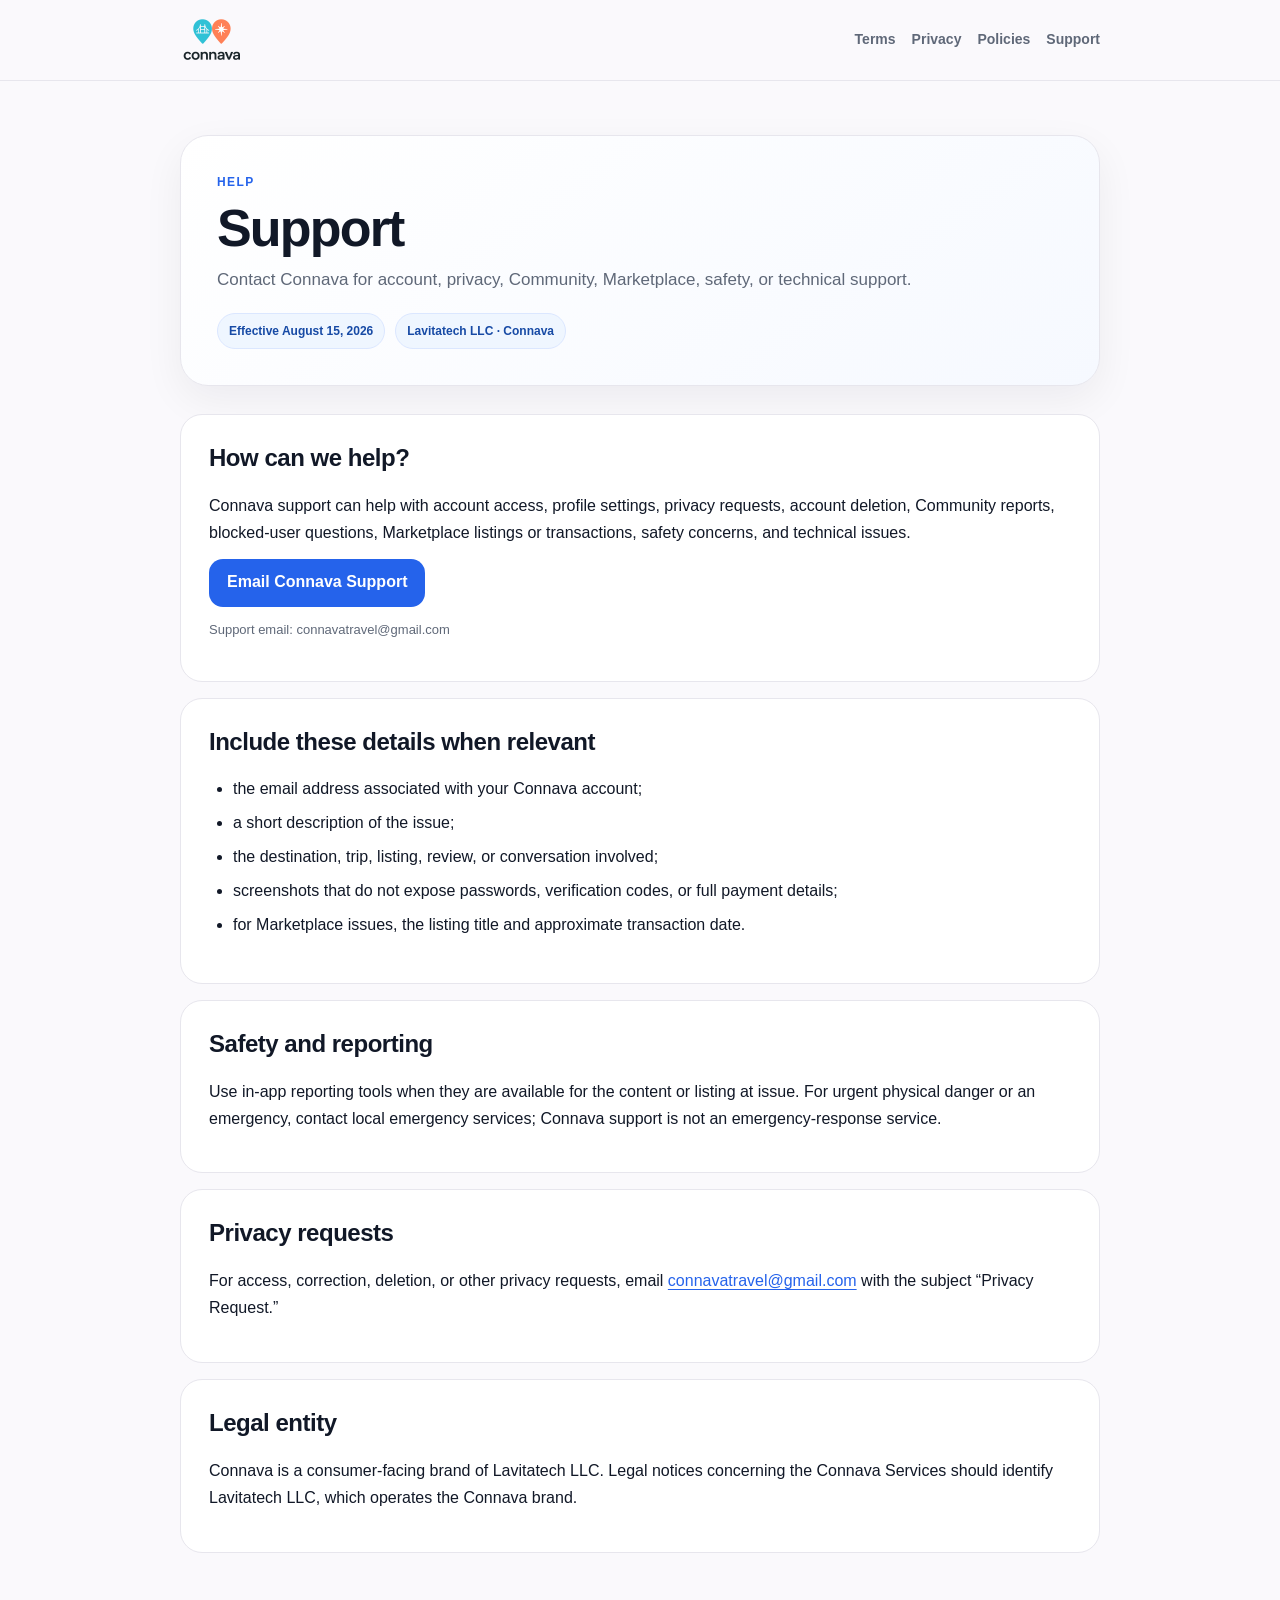
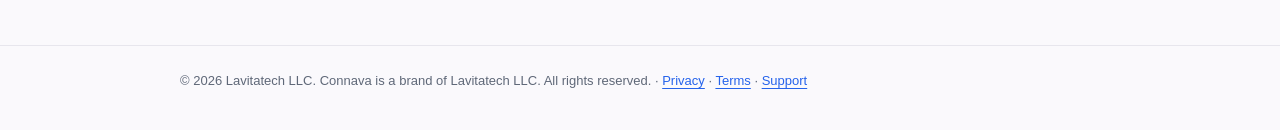
<file: support.html>
<!doctype html>
<html lang="en">
<head>
  <meta charset="utf-8">
  <meta name="viewport" content="width=device-width,initial-scale=1">
  <meta name="color-scheme" content="light">
  <meta name="theme-color" content="#faf9fc">
  <meta name="description" content="Contact Connava for account, privacy, Community, Marketplace, safety, or technical support.">
  <title>Support | Connava</title>
  <link rel="stylesheet" href="styles.css?v=20260815-2">
</head>
<body>

    <header class="site-header">
      <nav class="nav" aria-label="Primary">
        <a class="brand" href="index.html" aria-label="Connava Legal & Policies home">
          <img class="brand-logo" src="ConnavaLogoOfficial.png" alt="Connava" width="64" height="64" decoding="async">
        </a>
        <div class="nav-links">
          <a href="terms.html">Terms</a>
          <a href="privacy.html">Privacy</a>
          <a href="platform-policies.html">Policies</a>
          <a href="support.html">Support</a>
        </div>
      </nav>
    </header>

<main>
  <div class="hero">
    <p class="eyebrow">Help</p>
    <h1>Support</h1>
    <p class="lead">Contact Connava for account, privacy, Community, Marketplace, safety, or technical support.</p>
    <div class="meta">
      <span class="pill">Effective August 15, 2026</span>
      <span class="pill">Lavitatech LLC · Connava</span>
    </div>
  </div>

<section>
<h2>How can we help?</h2>
<p>Connava support can help with account access, profile settings, privacy requests, account deletion, Community reports, blocked-user questions, Marketplace listings or transactions, safety concerns, and technical issues.</p>
<p><a class="contact-button" href="mailto:connavatravel@gmail.com?subject=Connava%20Support%20Request">Email Connava Support</a></p>
<p class="small">Support email: connavatravel@gmail.com</p>
</section>
<section>
<h2>Include these details when relevant</h2>
<ul>
<li>the email address associated with your Connava account;</li>
<li>a short description of the issue;</li>
<li>the destination, trip, listing, review, or conversation involved;</li>
<li>screenshots that do not expose passwords, verification codes, or full payment details;</li>
<li>for Marketplace issues, the listing title and approximate transaction date.</li>
</ul>
</section>
<section>
<h2>Safety and reporting</h2>
<p>Use in-app reporting tools when they are available for the content or listing at issue. For urgent physical danger or an emergency, contact local emergency services; Connava support is not an emergency-response service.</p>
</section>
<section>
<h2>Privacy requests</h2>
<p>For access, correction, deletion, or other privacy requests, email <a href="mailto:connavatravel@gmail.com?subject=Privacy%20Request">connavatravel@gmail.com</a> with the subject “Privacy Request.”</p>
</section>
<section>
<h2>Legal entity</h2>
<p>Connava is a consumer-facing brand of Lavitatech LLC. Legal notices concerning the Connava Services should identify Lavitatech LLC, which operates the Connava brand.</p>
</section>

</main>
<footer>
  <div class="footer-inner">
    © 2026 Lavitatech LLC. Connava is a brand of Lavitatech LLC. All rights reserved. ·
    <a href="privacy.html">Privacy</a> ·
    <a href="terms.html">Terms</a> ·
    <a href="support.html">Support</a>
  </div>
</footer>
</body>
</html>
</file>
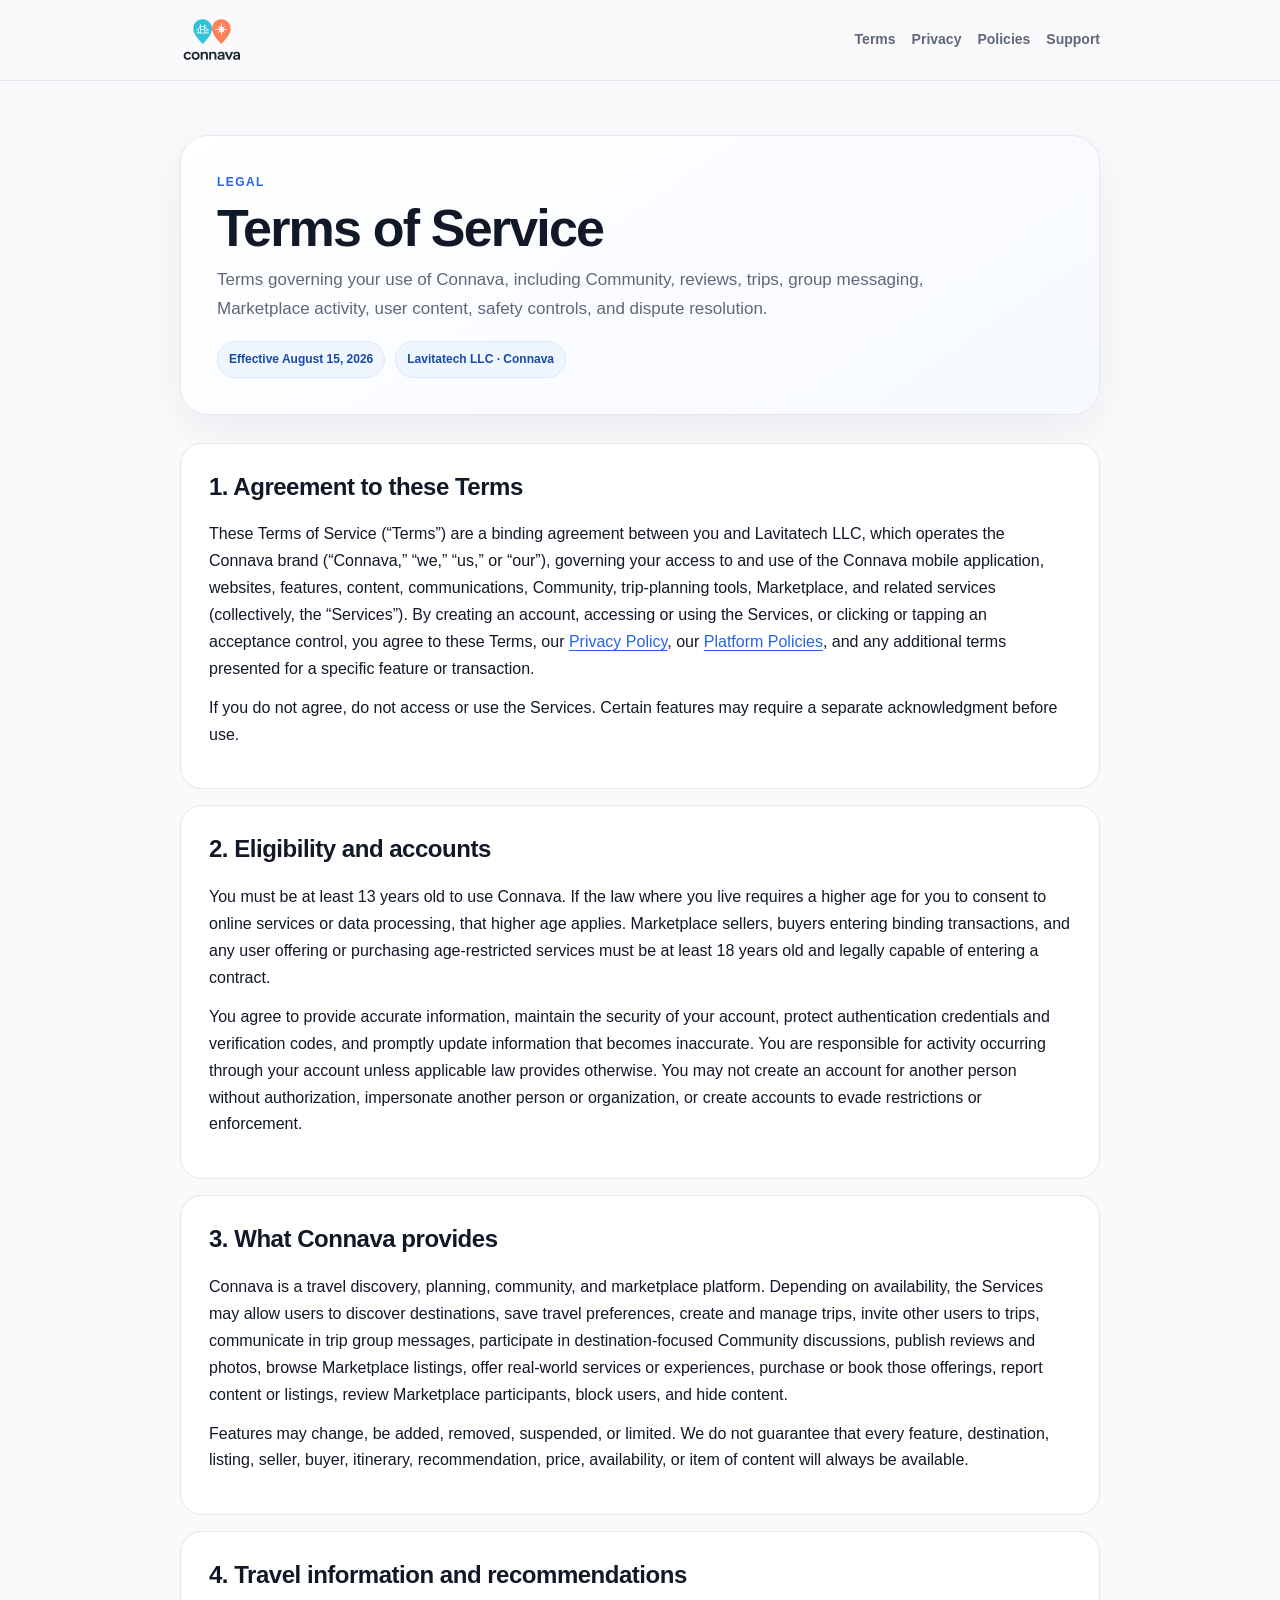
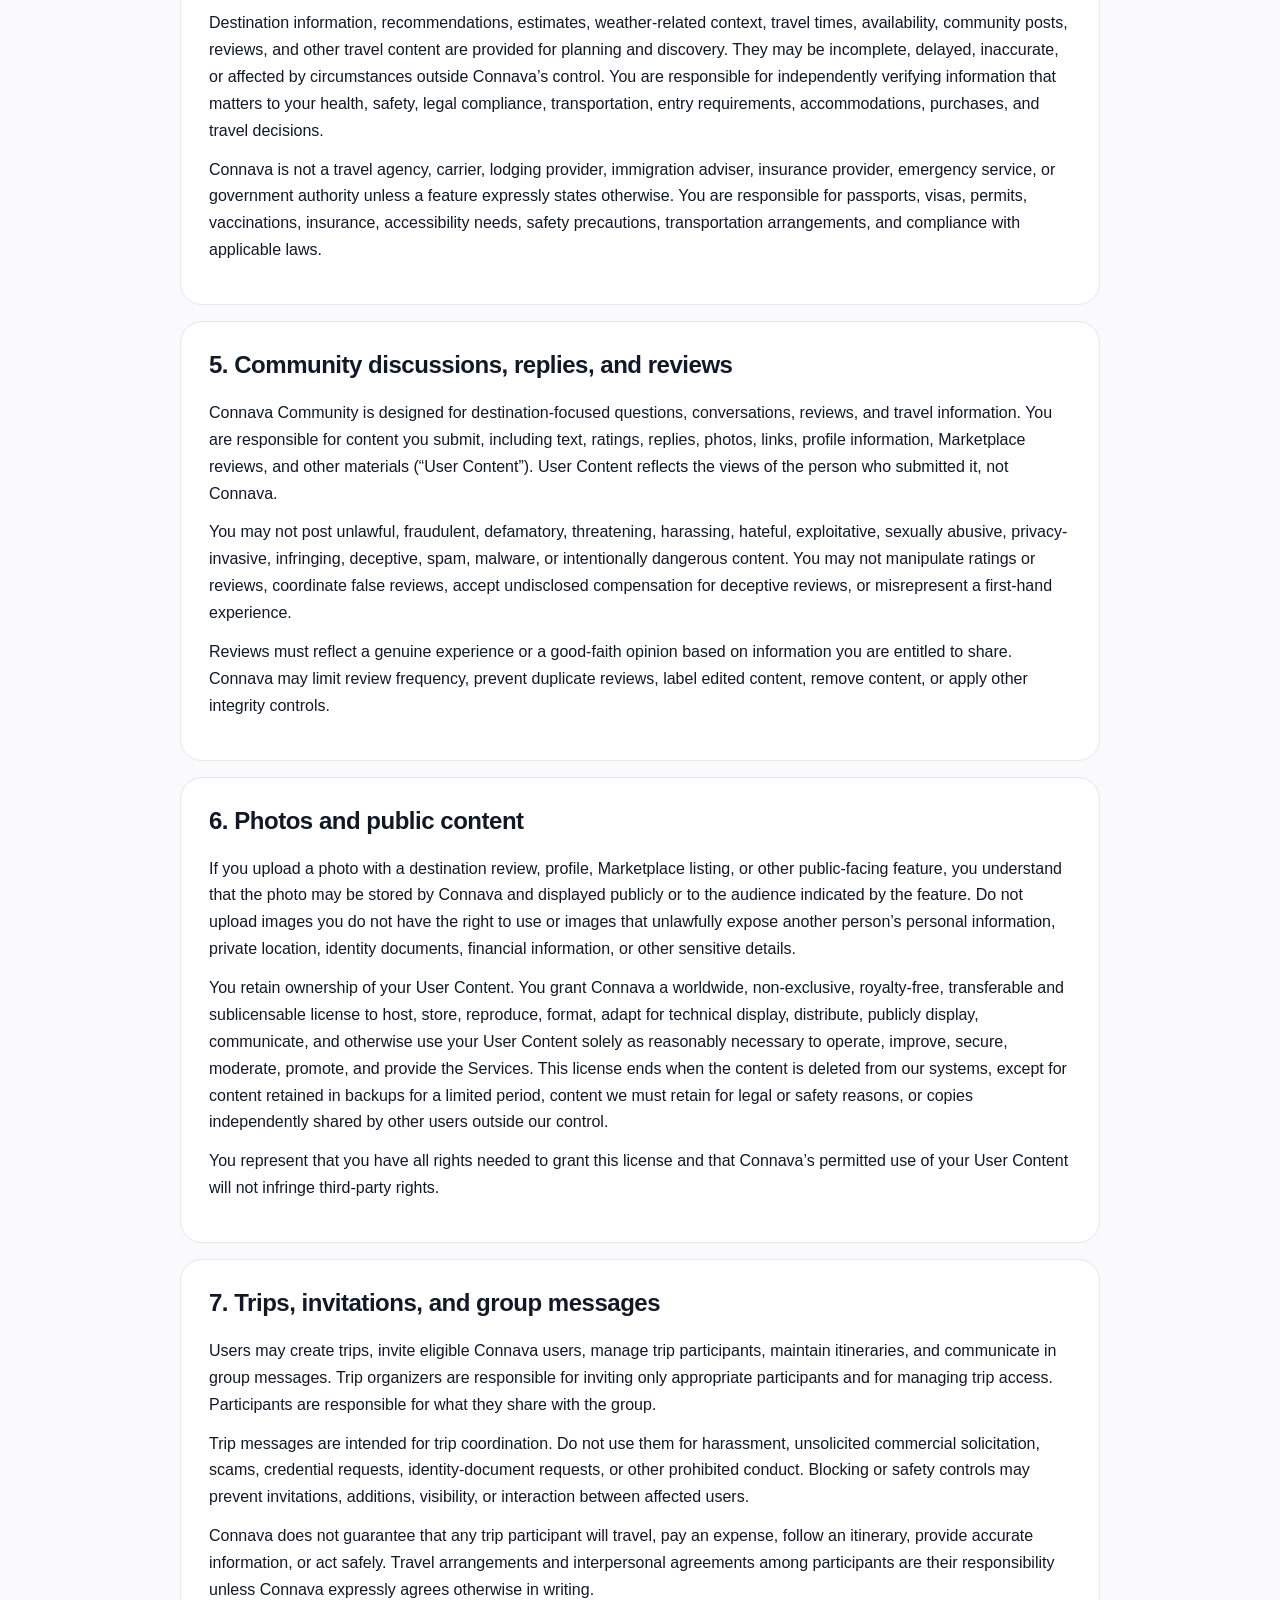
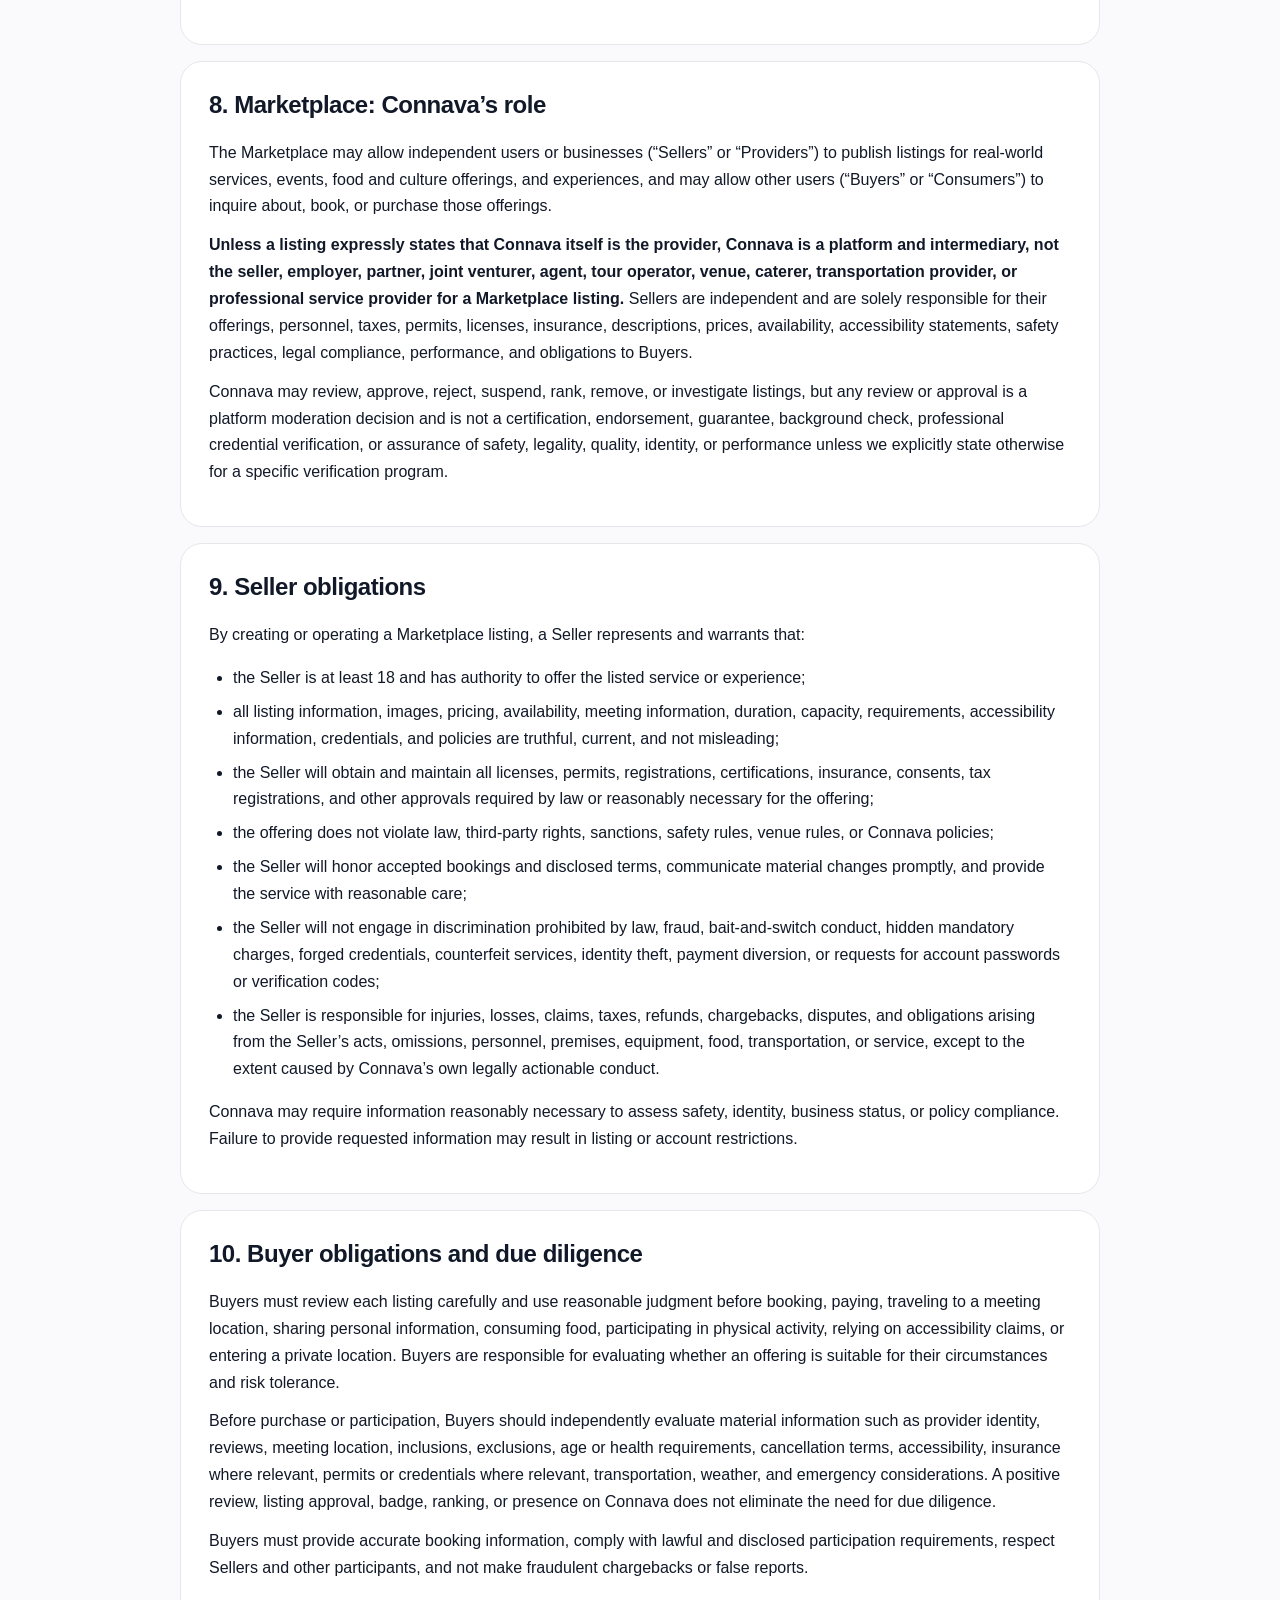
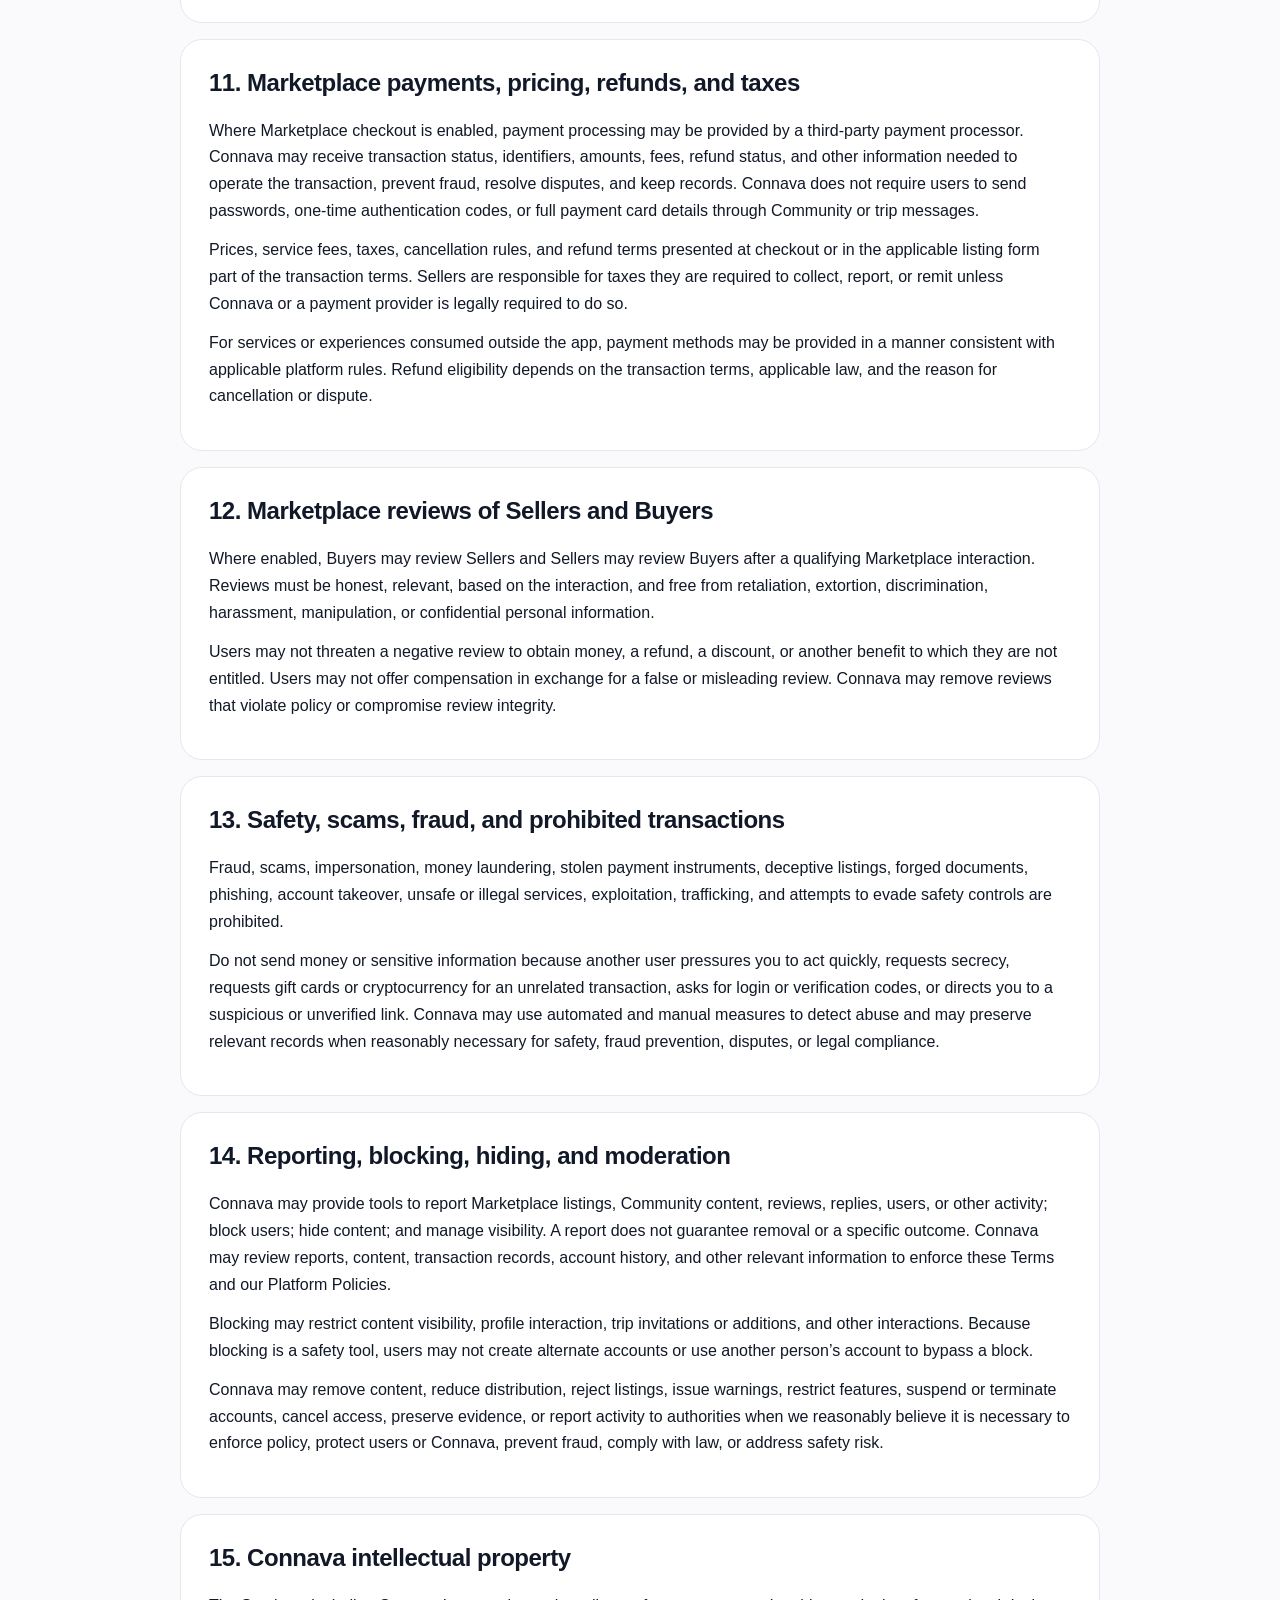
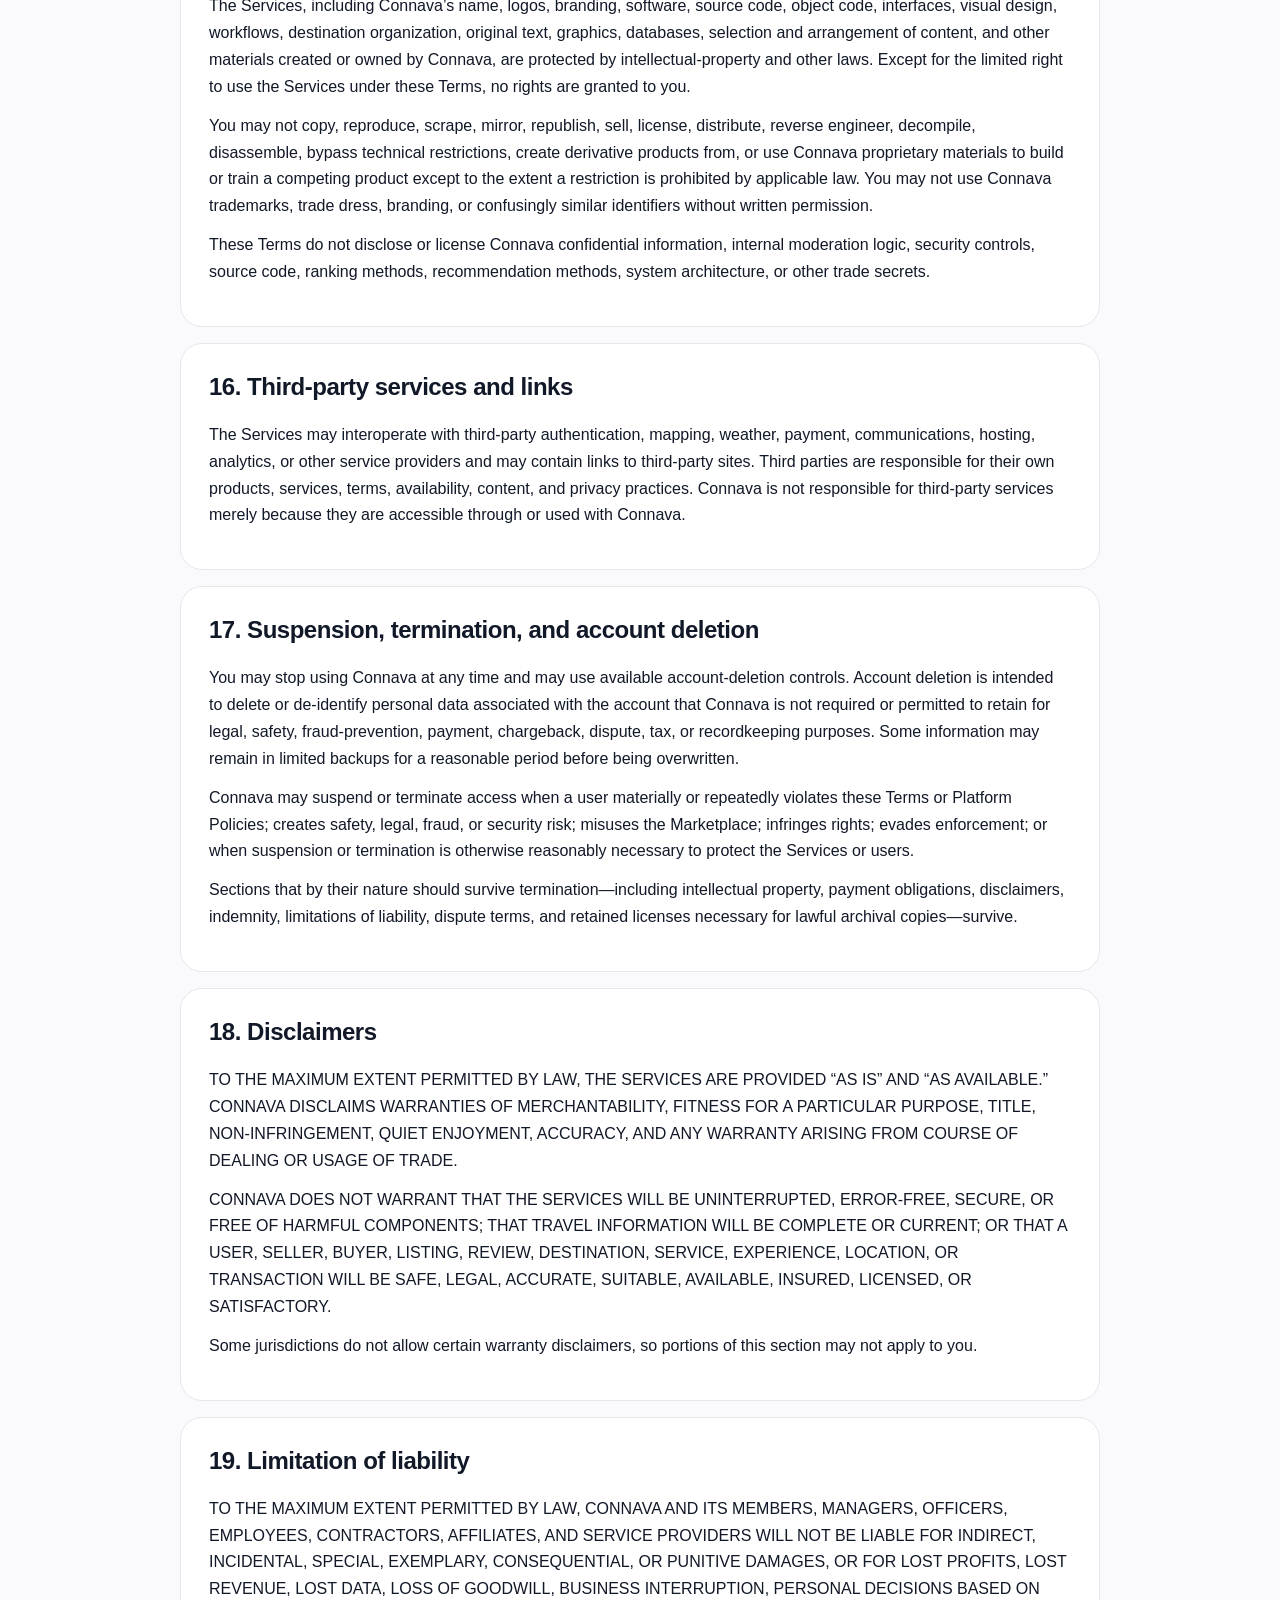
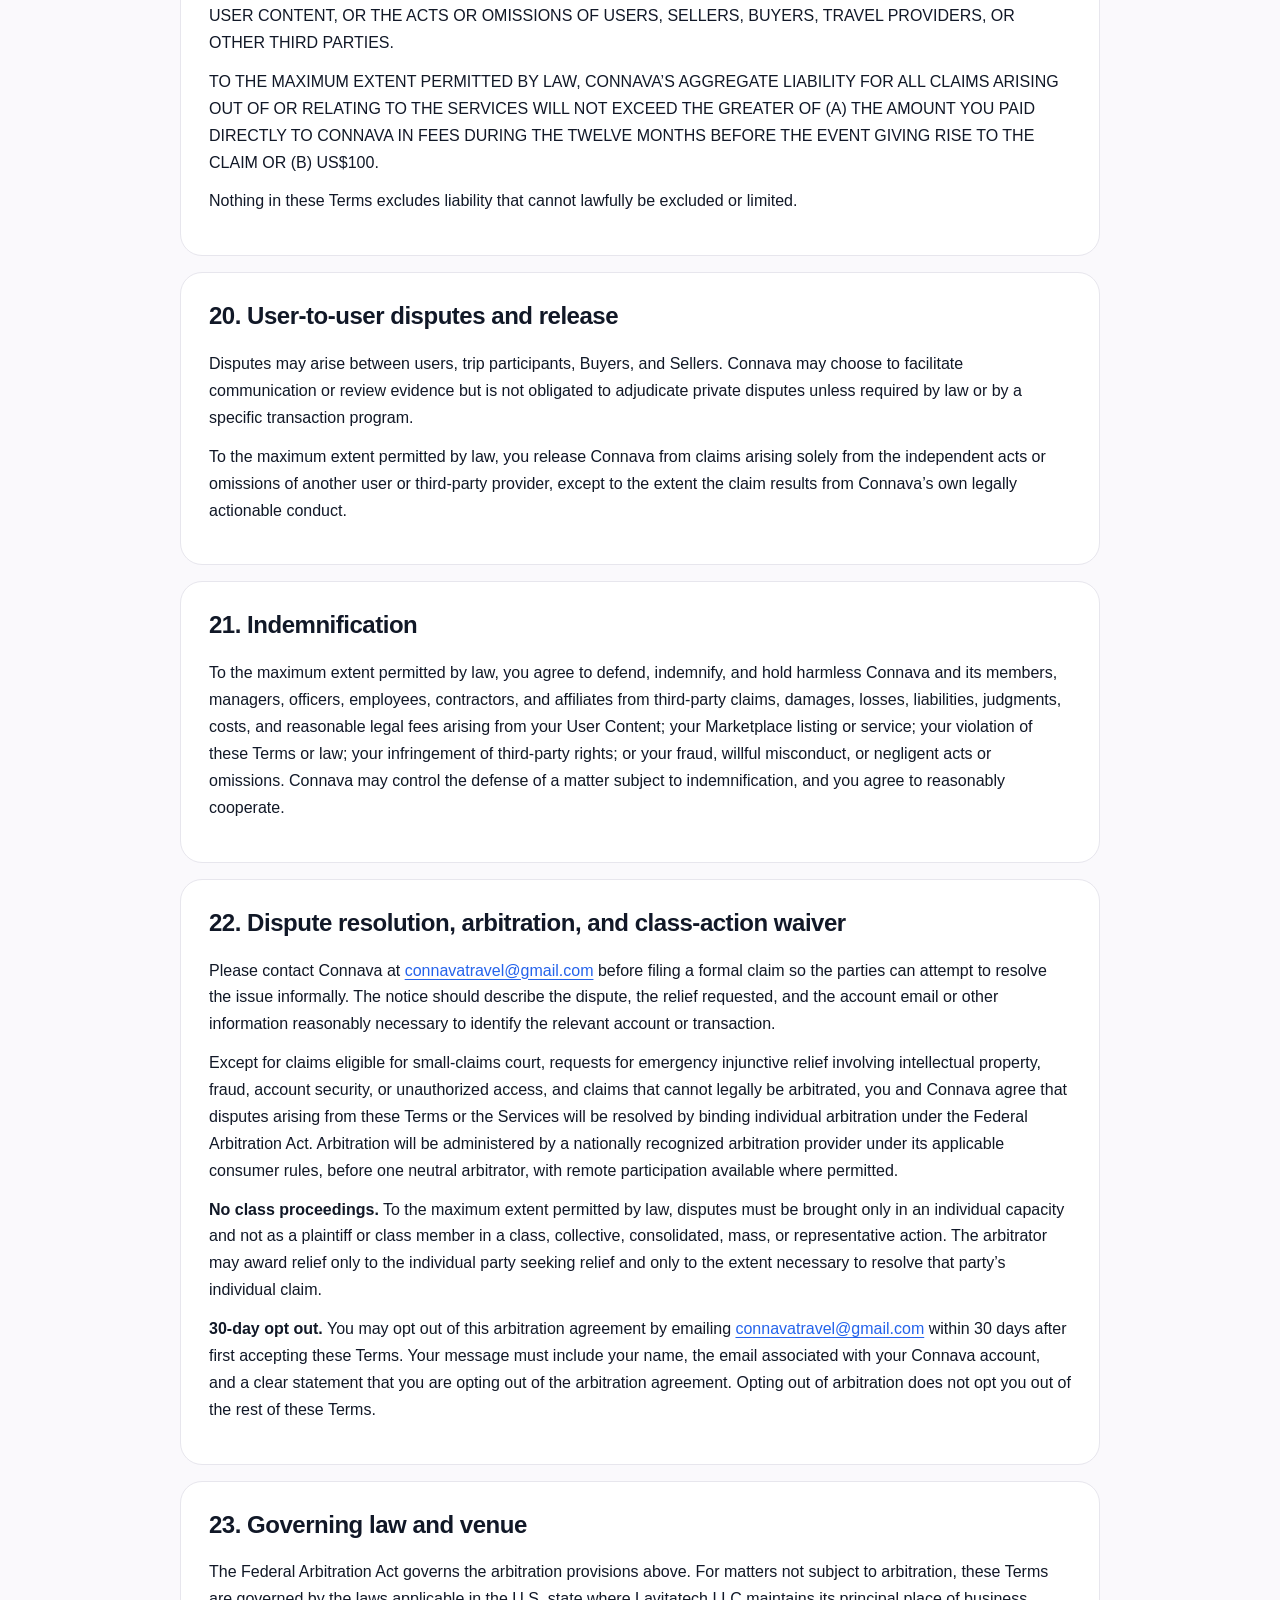
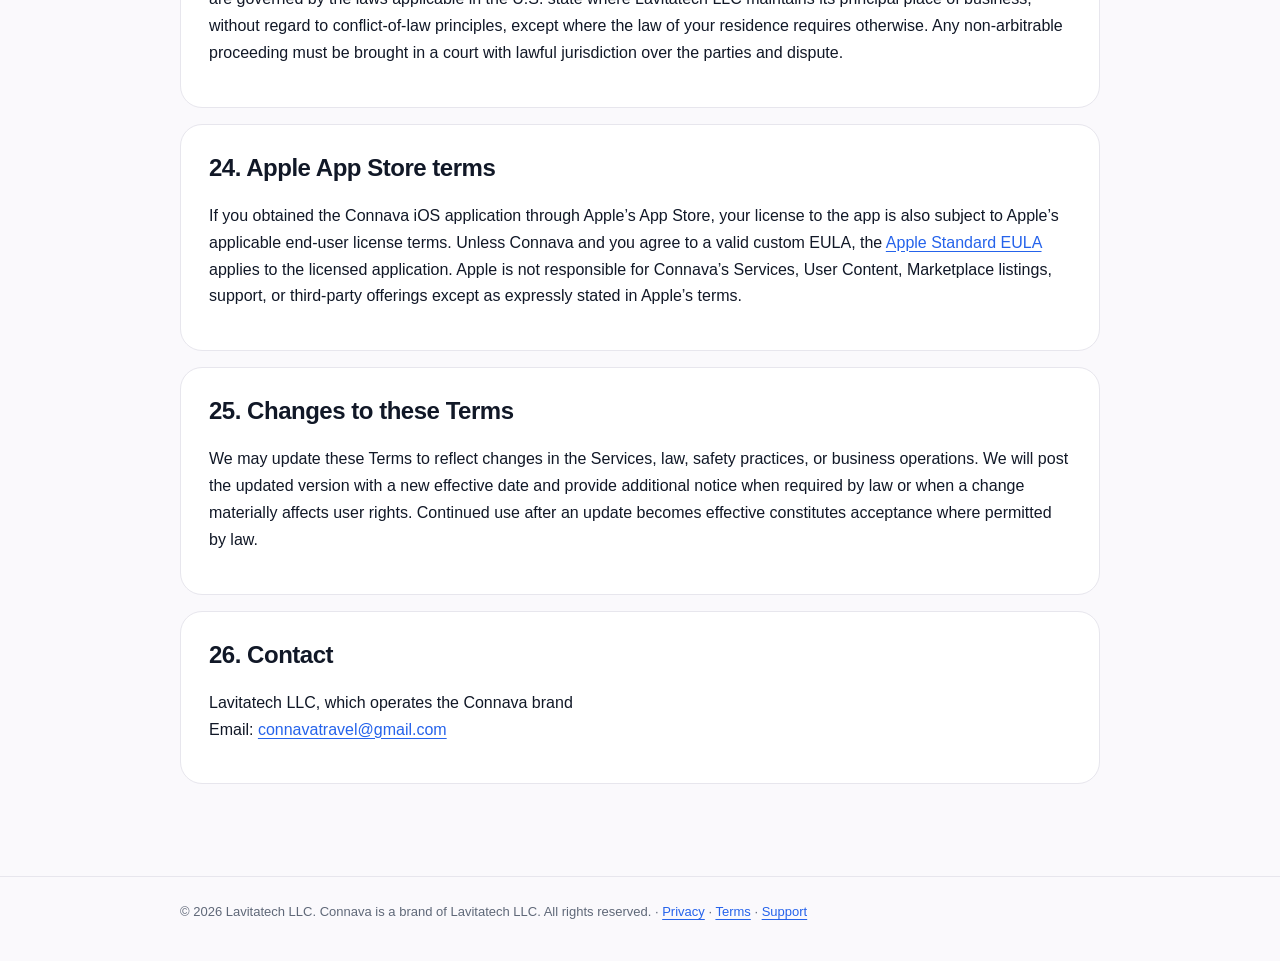
<file: terms.html>
<!doctype html>
<html lang="en">
<head>
  <meta charset="utf-8">
  <meta name="viewport" content="width=device-width,initial-scale=1">
  <meta name="color-scheme" content="light">
  <meta name="theme-color" content="#faf9fc">
  <meta name="description" content="Terms governing your use of Connava, including Community, reviews, trips, group messaging, Marketplace activity, user content, safety controls, and dispute resolution.">
  <title>Terms of Service | Connava</title>
  <link rel="stylesheet" href="styles.css?v=20260815-2">
  
</head>
<body>

    <header class="site-header">
      <nav class="nav" aria-label="Primary">
        <a class="brand" href="index.html" aria-label="Connava Legal & Policies home">
          <img class="brand-logo" src="ConnavaLogoOfficial.png" alt="Connava" width="64" height="64" decoding="async">
        </a>
        <div class="nav-links">
          <a href="terms.html">Terms</a>
          <a href="privacy.html">Privacy</a>
          <a href="platform-policies.html">Policies</a>
          <a href="support.html">Support</a>
        </div>
      </nav>
    </header>
    
<main>
  <div class="hero">
    <p class="eyebrow">Legal</p>
    <h1>Terms of Service</h1>
    <p class="lead">Terms governing your use of Connava, including Community, reviews, trips, group messaging, Marketplace activity, user content, safety controls, and dispute resolution.</p>
    <div class="meta">
      <span class="pill">Effective August 15, 2026</span>
      <span class="pill">Lavitatech LLC · Connava</span>
    </div>
  </div>
  
<section id="agreement">
<h2>1. Agreement to these Terms</h2>
<p>These Terms of Service (“Terms”) are a binding agreement between you and Lavitatech LLC, which operates the Connava brand (“Connava,” “we,” “us,” or “our”), governing your access to and use of the Connava mobile application, websites, features, content, communications, Community, trip-planning tools, Marketplace, and related services (collectively, the “Services”). By creating an account, accessing or using the Services, or clicking or tapping an acceptance control, you agree to these Terms, our <a href="privacy.html">Privacy Policy</a>, our <a href="platform-policies.html">Platform Policies</a>, and any additional terms presented for a specific feature or transaction.</p>
<p>If you do not agree, do not access or use the Services. Certain features may require a separate acknowledgment before use.</p>
</section>

<section id="eligibility">
<h2>2. Eligibility and accounts</h2>
<p>You must be at least 13 years old to use Connava. If the law where you live requires a higher age for you to consent to online services or data processing, that higher age applies. Marketplace sellers, buyers entering binding transactions, and any user offering or purchasing age-restricted services must be at least 18 years old and legally capable of entering a contract.</p>
<p>You agree to provide accurate information, maintain the security of your account, protect authentication credentials and verification codes, and promptly update information that becomes inaccurate. You are responsible for activity occurring through your account unless applicable law provides otherwise. You may not create an account for another person without authorization, impersonate another person or organization, or create accounts to evade restrictions or enforcement.</p>
</section>

<section id="service">
<h2>3. What Connava provides</h2>
<p>Connava is a travel discovery, planning, community, and marketplace platform. Depending on availability, the Services may allow users to discover destinations, save travel preferences, create and manage trips, invite other users to trips, communicate in trip group messages, participate in destination-focused Community discussions, publish reviews and photos, browse Marketplace listings, offer real-world services or experiences, purchase or book those offerings, report content or listings, review Marketplace participants, block users, and hide content.</p>
<p>Features may change, be added, removed, suspended, or limited. We do not guarantee that every feature, destination, listing, seller, buyer, itinerary, recommendation, price, availability, or item of content will always be available.</p>
</section>

<section id="travel-information">
<h2>4. Travel information and recommendations</h2>
<p>Destination information, recommendations, estimates, weather-related context, travel times, availability, community posts, reviews, and other travel content are provided for planning and discovery. They may be incomplete, delayed, inaccurate, or affected by circumstances outside Connava’s control. You are responsible for independently verifying information that matters to your health, safety, legal compliance, transportation, entry requirements, accommodations, purchases, and travel decisions.</p>
<p>Connava is not a travel agency, carrier, lodging provider, immigration adviser, insurance provider, emergency service, or government authority unless a feature expressly states otherwise. You are responsible for passports, visas, permits, vaccinations, insurance, accessibility needs, safety precautions, transportation arrangements, and compliance with applicable laws.</p>
</section>

<section id="community">
<h2>5. Community discussions, replies, and reviews</h2>
<p>Connava Community is designed for destination-focused questions, conversations, reviews, and travel information. You are responsible for content you submit, including text, ratings, replies, photos, links, profile information, Marketplace reviews, and other materials (“User Content”). User Content reflects the views of the person who submitted it, not Connava.</p>
<p>You may not post unlawful, fraudulent, defamatory, threatening, harassing, hateful, exploitative, sexually abusive, privacy-invasive, infringing, deceptive, spam, malware, or intentionally dangerous content. You may not manipulate ratings or reviews, coordinate false reviews, accept undisclosed compensation for deceptive reviews, or misrepresent a first-hand experience.</p>
<p>Reviews must reflect a genuine experience or a good-faith opinion based on information you are entitled to share. Connava may limit review frequency, prevent duplicate reviews, label edited content, remove content, or apply other integrity controls.</p>
</section>

<section id="photos">
<h2>6. Photos and public content</h2>
<p>If you upload a photo with a destination review, profile, Marketplace listing, or other public-facing feature, you understand that the photo may be stored by Connava and displayed publicly or to the audience indicated by the feature. Do not upload images you do not have the right to use or images that unlawfully expose another person’s personal information, private location, identity documents, financial information, or other sensitive details.</p>
<p>You retain ownership of your User Content. You grant Connava a worldwide, non-exclusive, royalty-free, transferable and sublicensable license to host, store, reproduce, format, adapt for technical display, distribute, publicly display, communicate, and otherwise use your User Content solely as reasonably necessary to operate, improve, secure, moderate, promote, and provide the Services. This license ends when the content is deleted from our systems, except for content retained in backups for a limited period, content we must retain for legal or safety reasons, or copies independently shared by other users outside our control.</p>
<p>You represent that you have all rights needed to grant this license and that Connava’s permitted use of your User Content will not infringe third-party rights.</p>
</section>

<section id="trips">
<h2>7. Trips, invitations, and group messages</h2>
<p>Users may create trips, invite eligible Connava users, manage trip participants, maintain itineraries, and communicate in group messages. Trip organizers are responsible for inviting only appropriate participants and for managing trip access. Participants are responsible for what they share with the group.</p>
<p>Trip messages are intended for trip coordination. Do not use them for harassment, unsolicited commercial solicitation, scams, credential requests, identity-document requests, or other prohibited conduct. Blocking or safety controls may prevent invitations, additions, visibility, or interaction between affected users.</p>
<p>Connava does not guarantee that any trip participant will travel, pay an expense, follow an itinerary, provide accurate information, or act safely. Travel arrangements and interpersonal agreements among participants are their responsibility unless Connava expressly agrees otherwise in writing.</p>
</section>

<section id="marketplace-role">
<h2>8. Marketplace: Connava’s role</h2>
<p>The Marketplace may allow independent users or businesses (“Sellers” or “Providers”) to publish listings for real-world services, events, food and culture offerings, and experiences, and may allow other users (“Buyers” or “Consumers”) to inquire about, book, or purchase those offerings.</p>
<p><strong>Unless a listing expressly states that Connava itself is the provider, Connava is a platform and intermediary, not the seller, employer, partner, joint venturer, agent, tour operator, venue, caterer, transportation provider, or professional service provider for a Marketplace listing.</strong> Sellers are independent and are solely responsible for their offerings, personnel, taxes, permits, licenses, insurance, descriptions, prices, availability, accessibility statements, safety practices, legal compliance, performance, and obligations to Buyers.</p>
<p>Connava may review, approve, reject, suspend, rank, remove, or investigate listings, but any review or approval is a platform moderation decision and is not a certification, endorsement, guarantee, background check, professional credential verification, or assurance of safety, legality, quality, identity, or performance unless we explicitly state otherwise for a specific verification program.</p>
</section>

<section id="marketplace-sellers">
<h2>9. Seller obligations</h2>
<p>By creating or operating a Marketplace listing, a Seller represents and warrants that:</p>
<ul>
<li>the Seller is at least 18 and has authority to offer the listed service or experience;</li>
<li>all listing information, images, pricing, availability, meeting information, duration, capacity, requirements, accessibility information, credentials, and policies are truthful, current, and not misleading;</li>
<li>the Seller will obtain and maintain all licenses, permits, registrations, certifications, insurance, consents, tax registrations, and other approvals required by law or reasonably necessary for the offering;</li>
<li>the offering does not violate law, third-party rights, sanctions, safety rules, venue rules, or Connava policies;</li>
<li>the Seller will honor accepted bookings and disclosed terms, communicate material changes promptly, and provide the service with reasonable care;</li>
<li>the Seller will not engage in discrimination prohibited by law, fraud, bait-and-switch conduct, hidden mandatory charges, forged credentials, counterfeit services, identity theft, payment diversion, or requests for account passwords or verification codes;</li>
<li>the Seller is responsible for injuries, losses, claims, taxes, refunds, chargebacks, disputes, and obligations arising from the Seller’s acts, omissions, personnel, premises, equipment, food, transportation, or service, except to the extent caused by Connava’s own legally actionable conduct.</li>
</ul>
<p>Connava may require information reasonably necessary to assess safety, identity, business status, or policy compliance. Failure to provide requested information may result in listing or account restrictions.</p>
</section>

<section id="marketplace-buyers">
<h2>10. Buyer obligations and due diligence</h2>
<p>Buyers must review each listing carefully and use reasonable judgment before booking, paying, traveling to a meeting location, sharing personal information, consuming food, participating in physical activity, relying on accessibility claims, or entering a private location. Buyers are responsible for evaluating whether an offering is suitable for their circumstances and risk tolerance.</p>
<p>Before purchase or participation, Buyers should independently evaluate material information such as provider identity, reviews, meeting location, inclusions, exclusions, age or health requirements, cancellation terms, accessibility, insurance where relevant, permits or credentials where relevant, transportation, weather, and emergency considerations. A positive review, listing approval, badge, ranking, or presence on Connava does not eliminate the need for due diligence.</p>
<p>Buyers must provide accurate booking information, comply with lawful and disclosed participation requirements, respect Sellers and other participants, and not make fraudulent chargebacks or false reports.</p>
</section>

<section id="payments">
<h2>11. Marketplace payments, pricing, refunds, and taxes</h2>
<p>Where Marketplace checkout is enabled, payment processing may be provided by a third-party payment processor. Connava may receive transaction status, identifiers, amounts, fees, refund status, and other information needed to operate the transaction, prevent fraud, resolve disputes, and keep records. Connava does not require users to send passwords, one-time authentication codes, or full payment card details through Community or trip messages.</p>
<p>Prices, service fees, taxes, cancellation rules, and refund terms presented at checkout or in the applicable listing form part of the transaction terms. Sellers are responsible for taxes they are required to collect, report, or remit unless Connava or a payment provider is legally required to do so.</p>
<p>For services or experiences consumed outside the app, payment methods may be provided in a manner consistent with applicable platform rules. Refund eligibility depends on the transaction terms, applicable law, and the reason for cancellation or dispute.</p>
</section>

<section id="marketplace-reviews">
<h2>12. Marketplace reviews of Sellers and Buyers</h2>
<p>Where enabled, Buyers may review Sellers and Sellers may review Buyers after a qualifying Marketplace interaction. Reviews must be honest, relevant, based on the interaction, and free from retaliation, extortion, discrimination, harassment, manipulation, or confidential personal information.</p>
<p>Users may not threaten a negative review to obtain money, a refund, a discount, or another benefit to which they are not entitled. Users may not offer compensation in exchange for a false or misleading review. Connava may remove reviews that violate policy or compromise review integrity.</p>
</section>

<section id="safety">
<h2>13. Safety, scams, fraud, and prohibited transactions</h2>
<p>Fraud, scams, impersonation, money laundering, stolen payment instruments, deceptive listings, forged documents, phishing, account takeover, unsafe or illegal services, exploitation, trafficking, and attempts to evade safety controls are prohibited.</p>
<p>Do not send money or sensitive information because another user pressures you to act quickly, requests secrecy, requests gift cards or cryptocurrency for an unrelated transaction, asks for login or verification codes, or directs you to a suspicious or unverified link. Connava may use automated and manual measures to detect abuse and may preserve relevant records when reasonably necessary for safety, fraud prevention, disputes, or legal compliance.</p>
</section>

<section id="report-block">
<h2>14. Reporting, blocking, hiding, and moderation</h2>
<p>Connava may provide tools to report Marketplace listings, Community content, reviews, replies, users, or other activity; block users; hide content; and manage visibility. A report does not guarantee removal or a specific outcome. Connava may review reports, content, transaction records, account history, and other relevant information to enforce these Terms and our Platform Policies.</p>
<p>Blocking may restrict content visibility, profile interaction, trip invitations or additions, and other interactions. Because blocking is a safety tool, users may not create alternate accounts or use another person’s account to bypass a block.</p>
<p>Connava may remove content, reduce distribution, reject listings, issue warnings, restrict features, suspend or terminate accounts, cancel access, preserve evidence, or report activity to authorities when we reasonably believe it is necessary to enforce policy, protect users or Connava, prevent fraud, comply with law, or address safety risk.</p>
</section>

<section id="ip">
<h2>15. Connava intellectual property</h2>
<p>The Services, including Connava’s name, logos, branding, software, source code, object code, interfaces, visual design, workflows, destination organization, original text, graphics, databases, selection and arrangement of content, and other materials created or owned by Connava, are protected by intellectual-property and other laws. Except for the limited right to use the Services under these Terms, no rights are granted to you.</p>
<p>You may not copy, reproduce, scrape, mirror, republish, sell, license, distribute, reverse engineer, decompile, disassemble, bypass technical restrictions, create derivative products from, or use Connava proprietary materials to build or train a competing product except to the extent a restriction is prohibited by applicable law. You may not use Connava trademarks, trade dress, branding, or confusingly similar identifiers without written permission.</p>
<p>These Terms do not disclose or license Connava confidential information, internal moderation logic, security controls, source code, ranking methods, recommendation methods, system architecture, or other trade secrets.</p>
</section>

<section id="third-party">
<h2>16. Third-party services and links</h2>
<p>The Services may interoperate with third-party authentication, mapping, weather, payment, communications, hosting, analytics, or other service providers and may contain links to third-party sites. Third parties are responsible for their own products, services, terms, availability, content, and privacy practices. Connava is not responsible for third-party services merely because they are accessible through or used with Connava.</p>
</section>

<section id="termination">
<h2>17. Suspension, termination, and account deletion</h2>
<p>You may stop using Connava at any time and may use available account-deletion controls. Account deletion is intended to delete or de-identify personal data associated with the account that Connava is not required or permitted to retain for legal, safety, fraud-prevention, payment, chargeback, dispute, tax, or recordkeeping purposes. Some information may remain in limited backups for a reasonable period before being overwritten.</p>
<p>Connava may suspend or terminate access when a user materially or repeatedly violates these Terms or Platform Policies; creates safety, legal, fraud, or security risk; misuses the Marketplace; infringes rights; evades enforcement; or when suspension or termination is otherwise reasonably necessary to protect the Services or users.</p>
<p>Sections that by their nature should survive termination—including intellectual property, payment obligations, disclaimers, indemnity, limitations of liability, dispute terms, and retained licenses necessary for lawful archival copies—survive.</p>
</section>

<section id="disclaimers">
<h2>18. Disclaimers</h2>
<p>TO THE MAXIMUM EXTENT PERMITTED BY LAW, THE SERVICES ARE PROVIDED “AS IS” AND “AS AVAILABLE.” CONNAVA DISCLAIMS WARRANTIES OF MERCHANTABILITY, FITNESS FOR A PARTICULAR PURPOSE, TITLE, NON-INFRINGEMENT, QUIET ENJOYMENT, ACCURACY, AND ANY WARRANTY ARISING FROM COURSE OF DEALING OR USAGE OF TRADE.</p>
<p>CONNAVA DOES NOT WARRANT THAT THE SERVICES WILL BE UNINTERRUPTED, ERROR-FREE, SECURE, OR FREE OF HARMFUL COMPONENTS; THAT TRAVEL INFORMATION WILL BE COMPLETE OR CURRENT; OR THAT A USER, SELLER, BUYER, LISTING, REVIEW, DESTINATION, SERVICE, EXPERIENCE, LOCATION, OR TRANSACTION WILL BE SAFE, LEGAL, ACCURATE, SUITABLE, AVAILABLE, INSURED, LICENSED, OR SATISFACTORY.</p>
<p>Some jurisdictions do not allow certain warranty disclaimers, so portions of this section may not apply to you.</p>
</section>

<section id="liability">
<h2>19. Limitation of liability</h2>
<p>TO THE MAXIMUM EXTENT PERMITTED BY LAW, CONNAVA AND ITS MEMBERS, MANAGERS, OFFICERS, EMPLOYEES, CONTRACTORS, AFFILIATES, AND SERVICE PROVIDERS WILL NOT BE LIABLE FOR INDIRECT, INCIDENTAL, SPECIAL, EXEMPLARY, CONSEQUENTIAL, OR PUNITIVE DAMAGES, OR FOR LOST PROFITS, LOST REVENUE, LOST DATA, LOSS OF GOODWILL, BUSINESS INTERRUPTION, PERSONAL DECISIONS BASED ON USER CONTENT, OR THE ACTS OR OMISSIONS OF USERS, SELLERS, BUYERS, TRAVEL PROVIDERS, OR OTHER THIRD PARTIES.</p>
<p>TO THE MAXIMUM EXTENT PERMITTED BY LAW, CONNAVA’S AGGREGATE LIABILITY FOR ALL CLAIMS ARISING OUT OF OR RELATING TO THE SERVICES WILL NOT EXCEED THE GREATER OF (A) THE AMOUNT YOU PAID DIRECTLY TO CONNAVA IN FEES DURING THE TWELVE MONTHS BEFORE THE EVENT GIVING RISE TO THE CLAIM OR (B) US$100.</p>
<p>Nothing in these Terms excludes liability that cannot lawfully be excluded or limited.</p>
</section>

<section id="release">
<h2>20. User-to-user disputes and release</h2>
<p>Disputes may arise between users, trip participants, Buyers, and Sellers. Connava may choose to facilitate communication or review evidence but is not obligated to adjudicate private disputes unless required by law or by a specific transaction program.</p>
<p>To the maximum extent permitted by law, you release Connava from claims arising solely from the independent acts or omissions of another user or third-party provider, except to the extent the claim results from Connava’s own legally actionable conduct.</p>
</section>

<section id="indemnity">
<h2>21. Indemnification</h2>
<p>To the maximum extent permitted by law, you agree to defend, indemnify, and hold harmless Connava and its members, managers, officers, employees, contractors, and affiliates from third-party claims, damages, losses, liabilities, judgments, costs, and reasonable legal fees arising from your User Content; your Marketplace listing or service; your violation of these Terms or law; your infringement of third-party rights; or your fraud, willful misconduct, or negligent acts or omissions. Connava may control the defense of a matter subject to indemnification, and you agree to reasonably cooperate.</p>
</section>

<section id="disputes">
<h2>22. Dispute resolution, arbitration, and class-action waiver</h2>
<p>Please contact Connava at <a href="mailto:connavatravel@gmail.com">connavatravel@gmail.com</a> before filing a formal claim so the parties can attempt to resolve the issue informally. The notice should describe the dispute, the relief requested, and the account email or other information reasonably necessary to identify the relevant account or transaction.</p>
<p>Except for claims eligible for small-claims court, requests for emergency injunctive relief involving intellectual property, fraud, account security, or unauthorized access, and claims that cannot legally be arbitrated, you and Connava agree that disputes arising from these Terms or the Services will be resolved by binding individual arbitration under the Federal Arbitration Act. Arbitration will be administered by a nationally recognized arbitration provider under its applicable consumer rules, before one neutral arbitrator, with remote participation available where permitted.</p>
<p><strong>No class proceedings.</strong> To the maximum extent permitted by law, disputes must be brought only in an individual capacity and not as a plaintiff or class member in a class, collective, consolidated, mass, or representative action. The arbitrator may award relief only to the individual party seeking relief and only to the extent necessary to resolve that party’s individual claim.</p>
<p><strong>30-day opt out.</strong> You may opt out of this arbitration agreement by emailing <a href="mailto:connavatravel@gmail.com">connavatravel@gmail.com</a> within 30 days after first accepting these Terms. Your message must include your name, the email associated with your Connava account, and a clear statement that you are opting out of the arbitration agreement. Opting out of arbitration does not opt you out of the rest of these Terms.</p>
</section>

<section id="law">
<h2>23. Governing law and venue</h2>
<p>The Federal Arbitration Act governs the arbitration provisions above. For matters not subject to arbitration, these Terms are governed by the laws applicable in the U.S. state where Lavitatech LLC maintains its principal place of business, without regard to conflict-of-law principles, except where the law of your residence requires otherwise. Any non-arbitrable proceeding must be brought in a court with lawful jurisdiction over the parties and dispute.</p>
</section>

<section id="apple">
<h2>24. Apple App Store terms</h2>
<p>If you obtained the Connava iOS application through Apple’s App Store, your license to the app is also subject to Apple’s applicable end-user license terms. Unless Connava and you agree to a valid custom EULA, the <a href="eula.html">Apple Standard EULA</a> applies to the licensed application. Apple is not responsible for Connava’s Services, User Content, Marketplace listings, support, or third-party offerings except as expressly stated in Apple’s terms.</p>
</section>

<section id="changes">
<h2>25. Changes to these Terms</h2>
<p>We may update these Terms to reflect changes in the Services, law, safety practices, or business operations. We will post the updated version with a new effective date and provide additional notice when required by law or when a change materially affects user rights. Continued use after an update becomes effective constitutes acceptance where permitted by law.</p>
</section>

<section id="contact">
<h2>26. Contact</h2>
<p>Lavitatech LLC, which operates the Connava brand<br>
Email: <a href="mailto:connavatravel@gmail.com">connavatravel@gmail.com</a></p>
</section>

</main>
<footer>
  <div class="footer-inner">
    © 2026 Lavitatech LLC. Connava is a brand of Lavitatech LLC. All rights reserved. ·
    <a href="privacy.html">Privacy</a> ·
    <a href="terms.html">Terms</a> ·
    <a href="support.html">Support</a>
  </div>
</footer>
</body>
</html>
</file>
<file: styles.css>
:root {
  --bg: #faf9fc;
  --surface: #ffffff;
  --text: #111827;
  --muted: #5f6878;
  --border: #e7e6ed;
  --accent: #2563eb;
  --accent-soft: #eff6ff;
  --max: 920px;
}
* { box-sizing: border-box; }
html { scroll-behavior: smooth; }
body {
  margin: 0;
  font-family: -apple-system, BlinkMacSystemFont, "Segoe UI", Roboto, Helvetica, Arial, sans-serif;
  background: var(--bg);
  color: var(--text);
  line-height: 1.68;
}
a { color: var(--accent); text-underline-offset: 3px; }
a:hover { text-decoration-thickness: 2px; }

.site-header {
  position: sticky;
  top: 0;
  z-index: 10;
  width: 100%;
  overflow: hidden;
  backdrop-filter: blur(18px);
  -webkit-backdrop-filter: blur(18px);
  background: rgba(250,249,252,.92);
  border-bottom: 1px solid var(--border);
}

.nav {
  width: min(var(--max), calc(100% - 36px));
  margin: 0 auto;
  min-height: 80px;
  display: flex;
  align-items: center;
  gap: 18px;
}

.brand {
  display: inline-flex;
  align-items: center;
  justify-content: center;
  flex: 0 0 64px;
  width: 64px;
  height: 64px;
  overflow: hidden;
  line-height: 0;
  color: var(--text);
  text-decoration: none;
}

.brand-logo {
  display: block !important;
  width: 64px !important;
  height: 64px !important;
  min-width: 64px !important;
  min-height: 64px !important;
  max-width: 64px !important;
  max-height: 64px !important;
  object-fit: contain !important;
  object-position: center !important;
  position: static !important;
  inset: auto !important;
  margin: 0 !important;
  transform: none !important;
}

.nav-links {
  margin-left: auto;
  display: flex;
  align-items: center;
  gap: 16px;
  flex-wrap: wrap;
  justify-content: flex-end;
}
.nav-links a {
  color: var(--muted);
  text-decoration: none;
  font-size: 14px;
  font-weight: 650;
}
.nav-links a:hover { color: var(--text); }

main {
  position: relative;
  z-index: 0;
  width: min(var(--max), calc(100% - 36px));
  margin: 0 auto;
  padding: 54px 0 76px;
}
.hero {
  padding: 36px;
  border: 1px solid var(--border);
  border-radius: 28px;
  background: linear-gradient(145deg, #ffffff 0%, #f6f9ff 100%);
  box-shadow: 0 14px 40px rgba(17,24,39,.06);
  margin-bottom: 28px;
}
.eyebrow {
  margin: 0 0 8px;
  color: var(--accent);
  text-transform: uppercase;
  letter-spacing: .12em;
  font-size: 12px;
  font-weight: 800;
}
h1 {
  margin: 0 0 10px;
  font-size: clamp(34px, 6vw, 52px);
  line-height: 1.08;
  letter-spacing: -.035em;
}
.lead {
  margin: 0;
  max-width: 760px;
  color: var(--muted);
  font-size: 17px;
}
.meta {
  margin-top: 18px;
  display: flex;
  flex-wrap: wrap;
  gap: 10px;
}
.pill {
  border: 1px solid #dbe7ff;
  background: var(--accent-soft);
  color: #174aa5;
  border-radius: 999px;
  padding: 7px 11px;
  font-size: 12px;
  font-weight: 750;
}
.card {
  background: var(--surface);
  border: 1px solid var(--border);
  border-radius: 22px;
  padding: 28px;
  margin: 16px 0;
}
.card h2, section h2 {
  margin-top: 0;
  letter-spacing: -.02em;
}
section {
  background: var(--surface);
  border: 1px solid var(--border);
  border-radius: 22px;
  padding: 28px;
  margin: 16px 0;
  scroll-margin-top: 104px;
}
h2 { font-size: 24px; line-height: 1.25; }
h3 { font-size: 18px; margin-top: 26px; line-height: 1.35; }
p { margin: 12px 0; }
ul, ol { padding-left: 24px; }
li { margin: 7px 0; }
.notice {
  border-left: 4px solid var(--accent);
  background: var(--accent-soft);
  padding: 16px 18px;
  border-radius: 12px;
  margin: 18px 0;
}
.grid {
  display: grid;
  grid-template-columns: repeat(2, minmax(0,1fr));
  gap: 16px;
}
.link-card {
  display: block;
  background: var(--surface);
  border: 1px solid var(--border);
  border-radius: 20px;
  padding: 22px;
  text-decoration: none;
  color: var(--text);
}
.link-card:hover {
  border-color: #b8cdfa;
  transform: translateY(-1px);
}
.link-card strong { display: block; margin-bottom: 6px; }
.link-card span { color: var(--muted); font-size: 14px; }
footer {
  border-top: 1px solid var(--border);
  color: var(--muted);
}
.footer-inner {
  width: min(var(--max), calc(100% - 36px));
  margin: 0 auto;
  padding: 24px 0 38px;
  font-size: 13px;
}
.small { color: var(--muted); font-size: 13px; }
.contact-button {
  display: inline-flex;
  align-items: center;
  justify-content: center;
  min-height: 48px;
  padding: 0 18px;
  border-radius: 14px;
  background: var(--accent);
  color: white;
  text-decoration: none;
  font-weight: 800;
}

@media (max-width: 720px) {
  .nav {
    padding: 10px 0;
    min-height: 72px;
  }
  .brand {
    flex-basis: 54px;
    width: 54px;
    height: 54px;
  }
  .brand-logo {
    width: 54px !important;
    height: 54px !important;
    min-width: 54px !important;
    min-height: 54px !important;
    max-width: 54px !important;
    max-height: 54px !important;
  }
  .nav-links {
    gap: 10px;
  }
  .nav-links a {
    font-size: 13px;
  }
  .hero, section, .card {
    padding: 22px;
    border-radius: 20px;
  }
  main { padding-top: 28px; }
  .grid { grid-template-columns: 1fr; }
}

@media (max-width: 540px) {
  .nav {
    align-items: center;
    flex-direction: row;
    gap: 12px;
  }
  .nav-links {
    margin-left: auto;
    width: auto;
    justify-content: flex-end;
    gap: 8px 10px;
  }
  .nav-links a {
    font-size: 12px;
  }
}

@media (max-width: 390px) {
  .nav {
    align-items: flex-start;
    flex-direction: column;
    gap: 8px;
  }
  .nav-links {
    margin-left: 0;
    width: 100%;
    justify-content: flex-start;
  }
}
</file>
